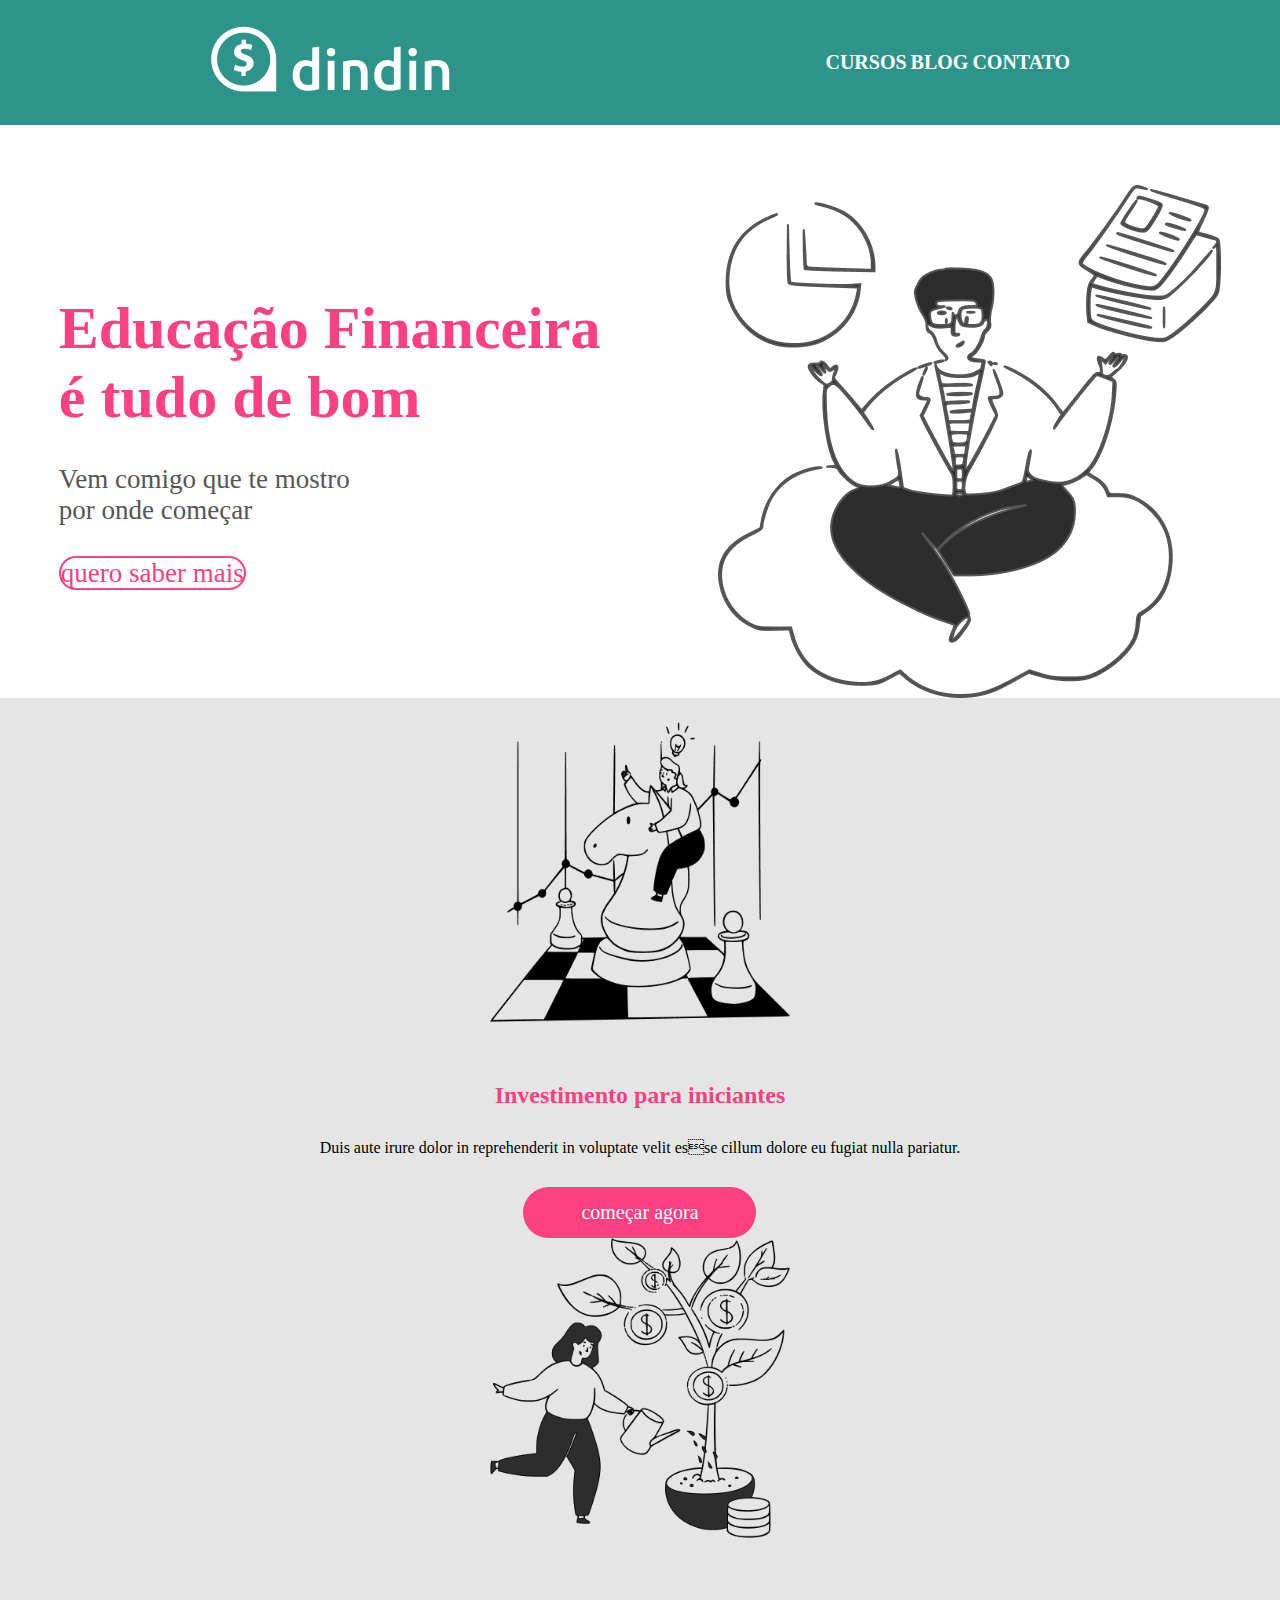
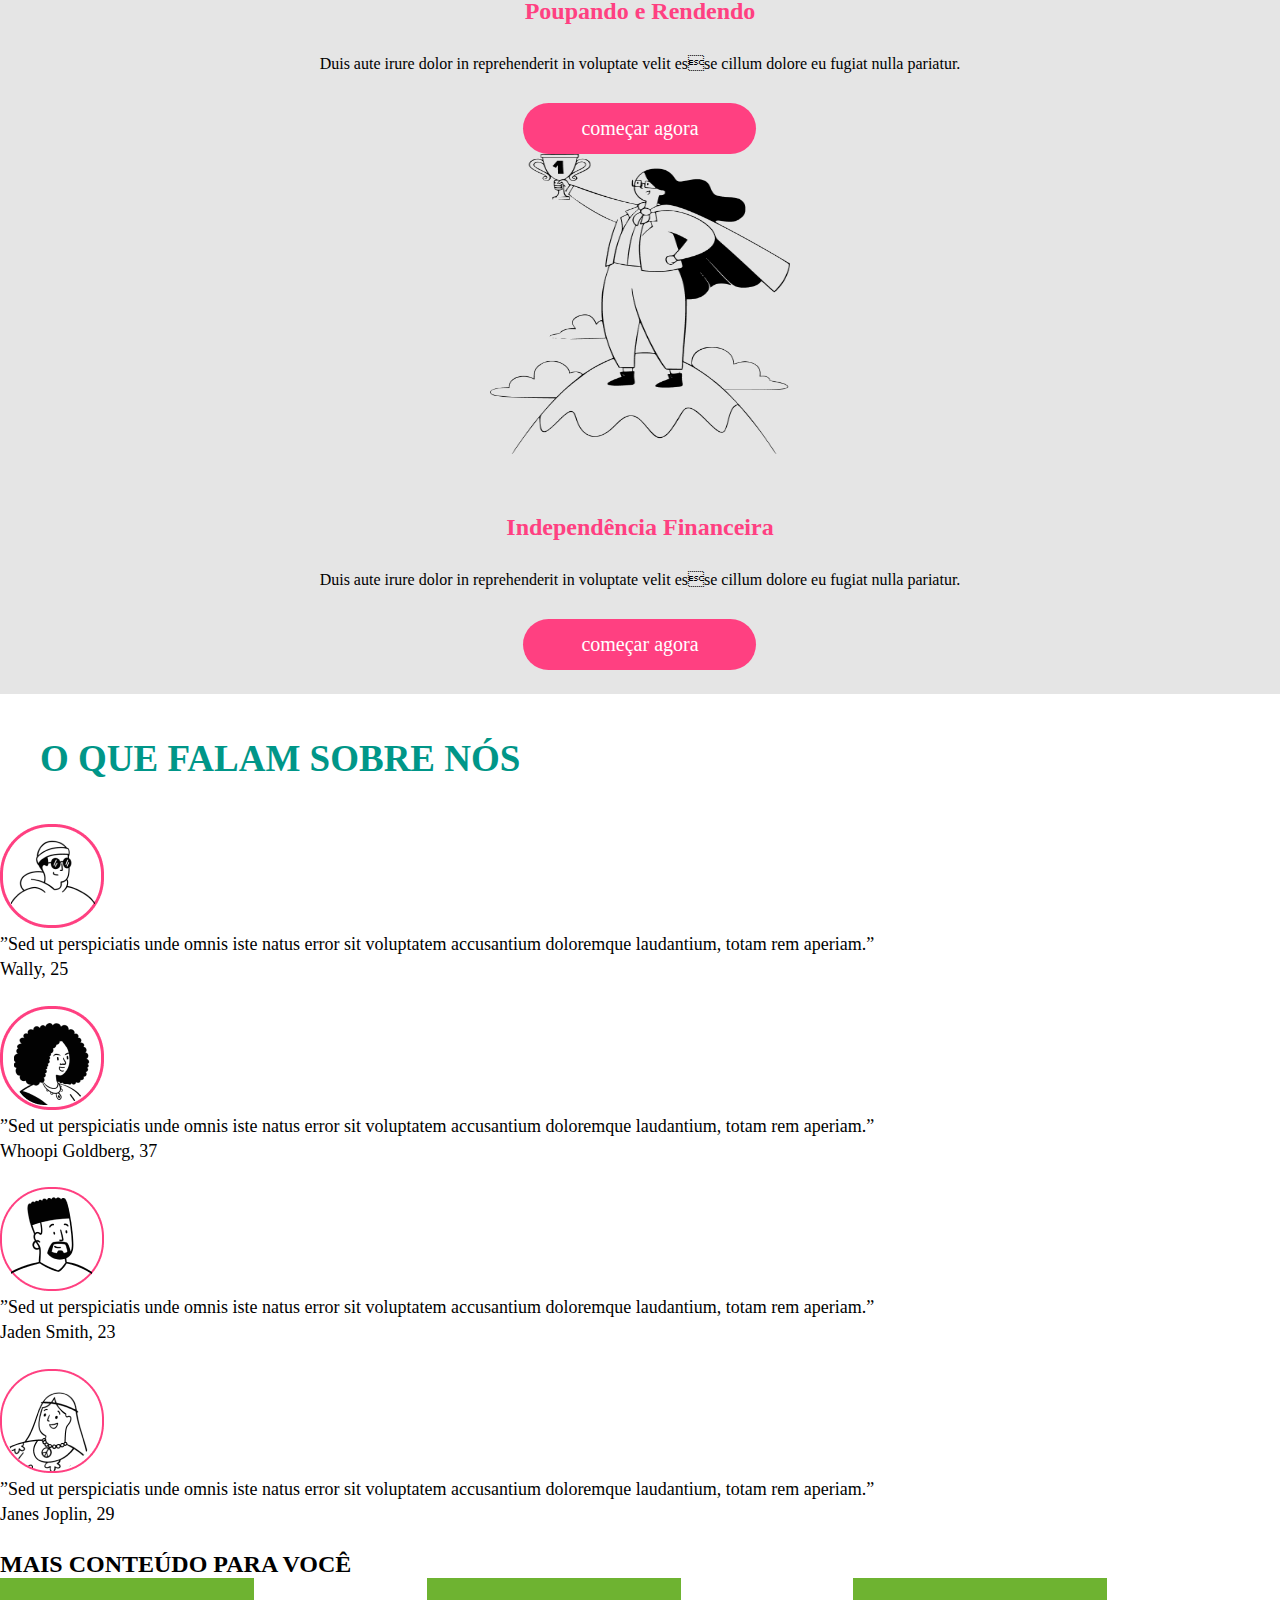
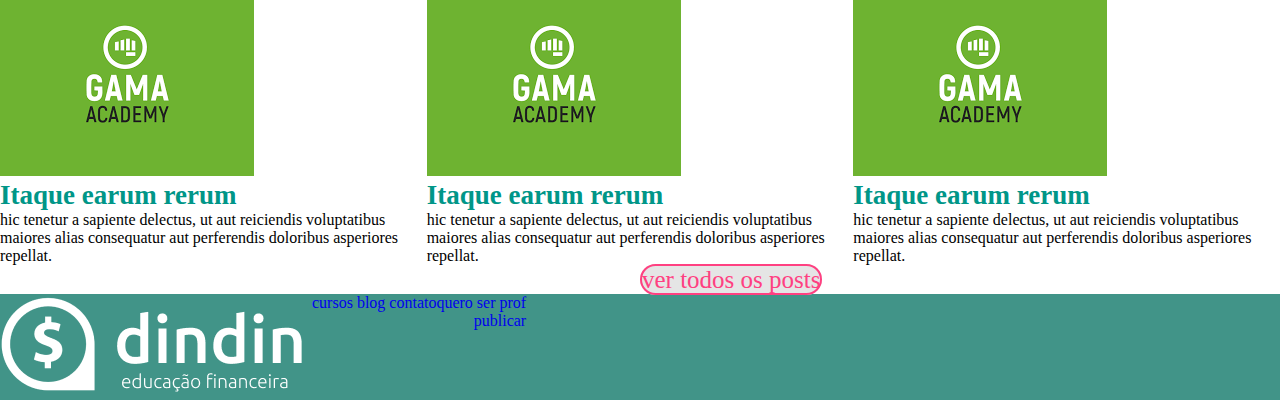
<file: index.html>
<!DOCTYPE html>
<html lang="pt-br">

<head>
    <meta charset="UTF-8">
    <meta http-equiv="X-UA-Compatible" content="IE=edge">
    <meta name="viewport" content="width=device-width, initial-scale=1.0">
    <meta name="description" content="aprenda como empreender de forma facil">
    <link rel="stylesheet" href="./index.css" />
    <title>EMPREENDER CURSOS</title>

</head>

<body>


    <header>
        <div class="cabeçalho">

            <img clas="cabeçalho-imagem" src="./dindin-imagens/logo-header.png" alt="">

            <nav class="cabeçalho-nav">
                <a href="http://127.0.0.1:5500/curso1.html" class="texto-nav">CURSOS</a>
                <a href="http://127.0.0.1:5500/blog.html" class="texto-nav">BLOG</a>
                <a href="http://127.0.0.1:5500/contato.html" class="texto-nav">CONTATO</a>
            </nav>
        </div>
    </header>

    <main>
        <section class="conteudo-principal">
            <div class="conteudo-principal-escrito">
                <h1 class="conteudo-principal-escrito-titulo">Educação Financeira <br>é tudo de bom</br></h1>
                <h2 class="conteudo-principal-escrito-subtitulo">Vem comigo que te mostro <br>por onde começar</br></h2>

                <nav>
                    <a href="http://127.0.0.1:5500/curso1.html" class="conteudo-principal-button">quero saber mais</a>
                </nav>

            </div>
            <img class="conteudo-principal-imagem" src="./dindin-imagens/ilustra-banner.png" alt="">
        </section>

        <section class="section-2">
            <div class="div-section2">
                <div class="section2-flex">

                    <div class="div-dindin-img">
                        <img class="img-dindin" src="./dindin-imagens/ilustra-poupando.png" alt="">

                        <h2 class="text-img-dindin">Investimento para iniciantes</h2>
                        <p class="texto-section2">Duis aute irure dolor in reprehenderit in voluptate velit esse cillum
                            dolore
                            eu fugiat nulla pariatur.
                        </p>
                        <nav>
                            <a href="http://127.0.0.1:5500/curso1.html"  class="button-conferir" href="#">começar
                                agora
                            </a>
                        </nav>
                    </div>

                    <div class="div-dindin-img">
                        <img class="img-dindin" src="./dindin-imagens/ilustra-investimento.png" alt="">
                        <h2 class="text-img-dindin">Poupando e Rendendo</h2>
                        <p class="texto-section2">Duis aute irure dolor in reprehenderit in voluptate velit esse cillum
                            dolore
                            eu fugiat nulla pariatur.
                        </p>
                        <nav>
                            <a href="http://127.0.0.1:5500/curso1.html"  class="button-conferir" href="#">começar
                                agora
                            </a>
                        </nav>
                    </div>

                    <div class="div-dindin-img">
                        <img class="img-dindin" src="./dindin-imagens/ilustra-independencia.png" alt="">
                        <h2 class="text-img-dindin">Independência Financeira</h2>
                        <p class="texto-section2">Duis aute irure dolor in reprehenderit in voluptate velit esse cillum
                            dolore
                            eu fugiat nulla pariatur.
                        </p>
                        <nav>
                            <a href="http://127.0.0.1:5500/curso1.html"  class="button-conferir" href="#">começar
                                agora
                            </a>
                        </nav>
                    </div>
                </div>
            </div>
        </section>


        <section class="todas-dindin-section">

            <h1 class="texto-section3">O QUE FALAM SOBRE NÓS</h1>

            <div class="todas-dindin-flex">

                <div class="div-dindin">


                    <img class="img-section3" src="./dindin-imagens/icon-wally.png" alt="">


                    <p class="texto2-section3">”Sed ut perspiciatis unde omnis iste natus error sit voluptatem
                        accusantium
                        doloremque laudantium, totam rem aperiam.”
                        <br>Wally, 25</br>
                    </p>
                </div>

                <div class="div-dindin">
                    <img class="img-section3" src="./dindin-imagens/icon-whoopi.png" alt="">

                    <p class="texto2-section3">”Sed ut perspiciatis unde omnis iste natus error sit voluptatem
                        accusantium
                        doloremque laudantium, totam rem aperiam.”
                        <br>Whoopi Goldberg, 37</br>
                    </p>
                </div>

                <div class="div-dindin">
                    <img class="img-section3" src="./dindin-imagens/icon-jaden.png" alt="">
                    <p class="texto2-section3">”Sed ut perspiciatis unde omnis iste natus error sit voluptatem
                        accusantium
                        doloremque laudantium, totam rem aperiam.”
                        <br>Jaden Smith, 23</br>
                    </p>
                </div>


                <div class="div-dindin">
                    <img class="img-section3" src="./dindin-imagens/icon-jane.png" alt="">
                    <p class="texto2-section3">”Sed ut perspiciatis unde omnis iste natus error sit voluptatem
                        accusantium
                        doloremque laudantium, totam rem aperiam.”
                        <br>Janes Joplin, 29</br>
                    </p>
                </div>



            </div>

        </section>





        <section class="section4">

            <h2>MAIS CONTEÚDO PARA VOCÊ</h2>

            <div class="section4-flex">


                <div>
                    <img src="./dindin-imagens/gamaAcademy.png" alt="">
                    <p class="texto2-section4">Itaque earum rerum</p>
                    <p class="texto3-section4">hic tenetur a sapiente delectus, ut aut reiciendis voluptatibus
                        maiores alias consequatur aut
                        perferendis doloribus asperiores repellat.</p>

                </div>

                <div>
                    <img src="./dindin-imagens/gamaAcademy.png" alt="">
                    <p class="texto2-section4">Itaque earum rerum</p>
                    <p class="texto3-section4">hic tenetur a sapiente delectus, ut aut reiciendis voluptatibus
                        maiores alias consequatur aut
                        perferendis doloribus asperiores repellat.</p>
                </div>

                <div>
                    <img src="./dindin-imagens/gamaAcademy.png" alt="">
                    <p class="texto2-section4">Itaque earum rerum</p>
                    <p class="texto3-section4">hic tenetur a sapiente delectus, ut aut reiciendis voluptatibus
                        maiores alias consequatur aut
                        perferendis doloribus asperiores repellat.</p>
                </div>




            </div>



            <div class="div-button-section4">

                <a href="http://127.0.0.1:5500/post.html" class="button-section4">ver todos os posts</a>

            </div>

        </section>

    </main>



    <footer>


        <div class="cabeçalho-fooder">

            <div class="div-imagem-footer">
                <img class="cabeçalho-imagem-footer" src="./dindin-imagens/logo-footer.png" alt="">
            </div>


            <nav class="lista-footer">

                <a href="http://127.0.0.1:5500/curso1.html" class="">cursos</a>
                <a href="http://127.0.0.1:5500/blog.html" class="">blog</a>
                <a href="http://127.0.0.1:5500/contato.html" class="">contato</a>

            </nav>

            <nav class="div-buton-footer">

                <a href="http://127.0.0.1:5500/index2.html" class="button-fooder">quero ser prof</a>
                <a href="http://127.0.0.1:5500/post.html" class="button-fooder">publicar</a>

            </nav>

        </div>

    </footer>
</body>



</html>
</file>
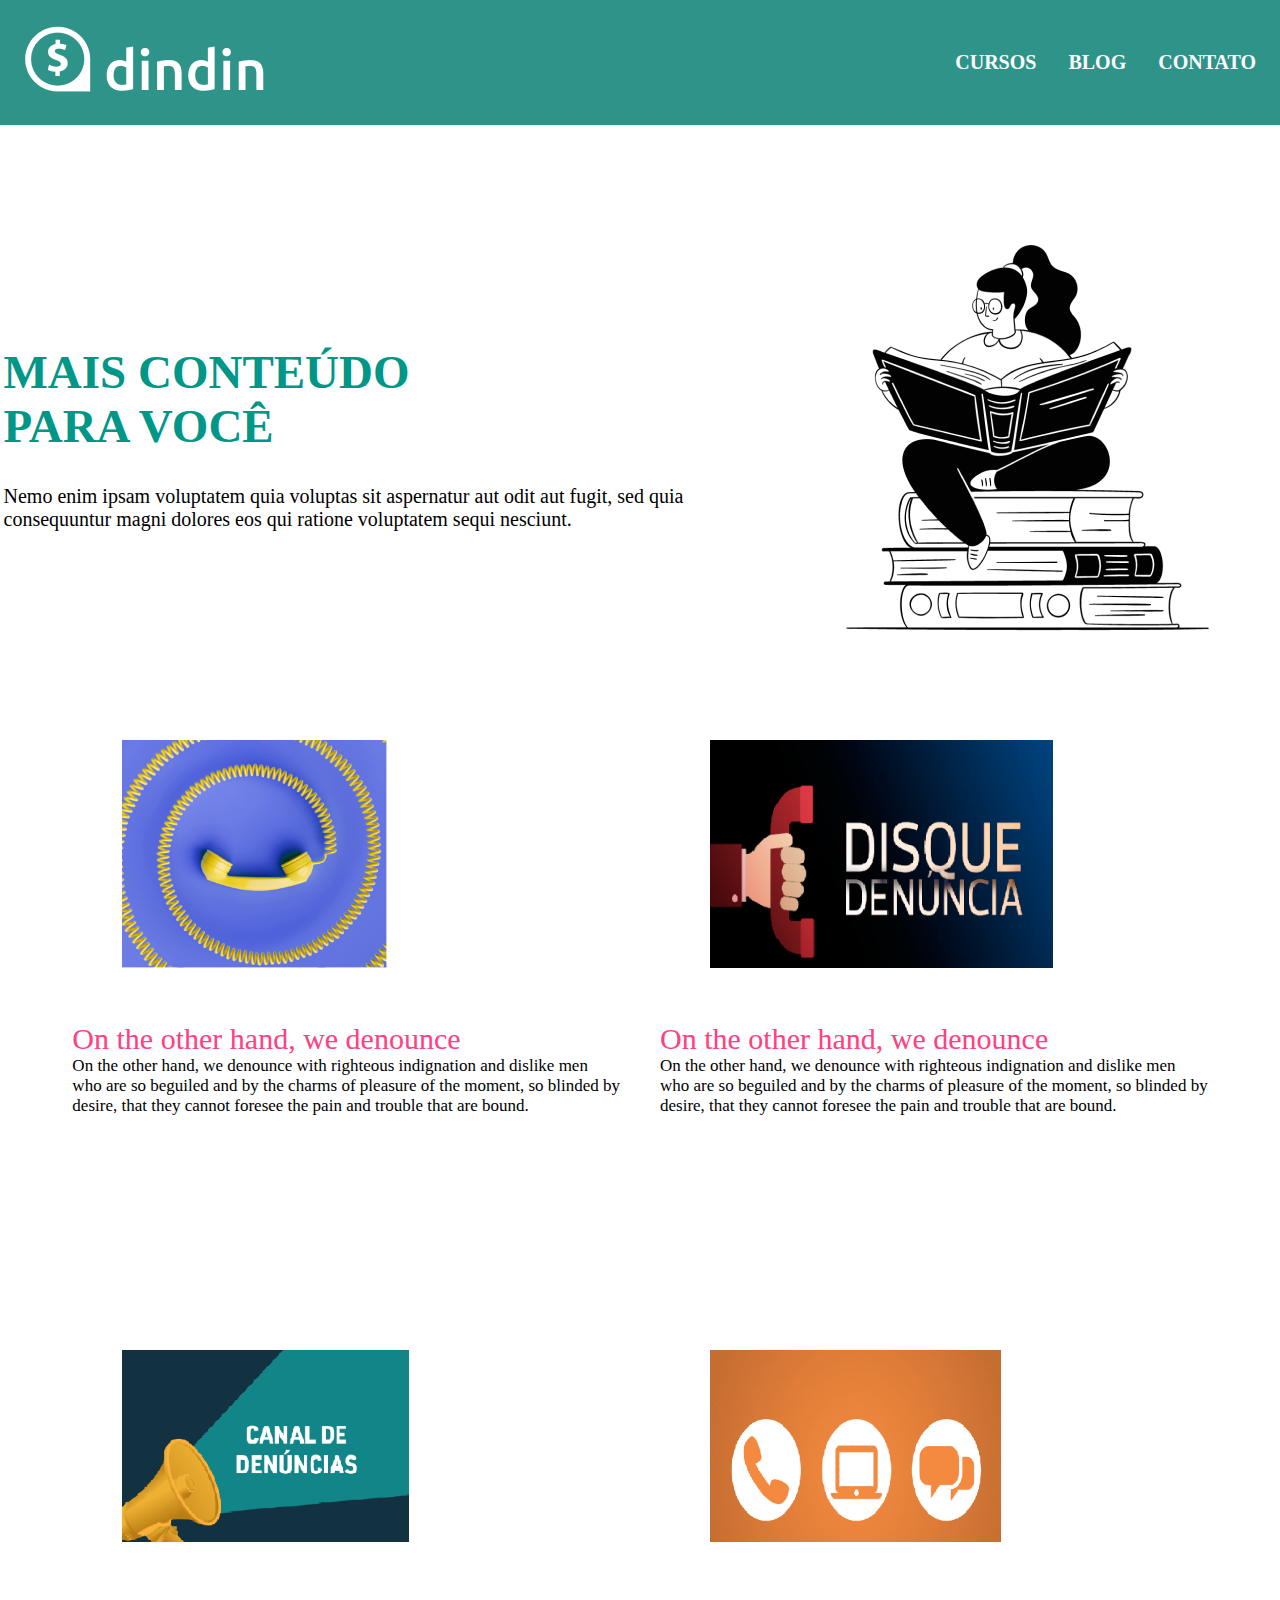
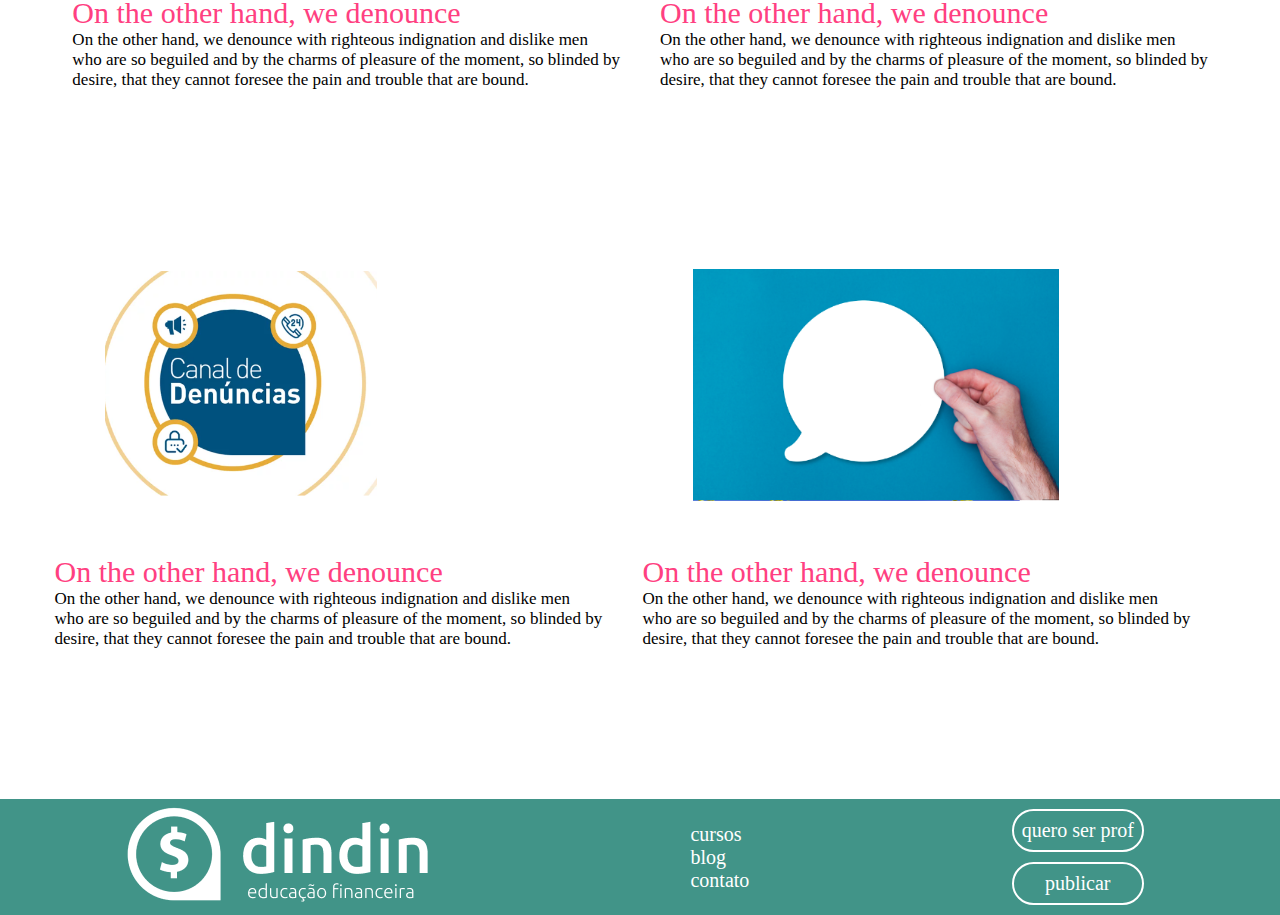
<file: blog.html>
<!DOCTYPE html>
<html lang="pt-br">

<head>
    <meta charset="UTF-8" />
    <meta http-equiv="X-UA-Compatible" content="IE=edge" />
    <meta name="viewport" content="width=device-width, initial-scale=1.0" />
    <link rel="stylesheet" href="blog.css" />
    <title>blog</title>
</head>

<body>

    <header>
        <div class="cabeçalho">

            <img clas="cabeçalho-imagem" src="./dindin-imagens/logo-header.png" alt="">

            <nav class="cabeçalho-nav">
                <a href="http://127.0.0.1:5500/curso1.html" class="texto-nav">CURSOS</a>
                <a href="http://127.0.0.1:5500/blog.html" class="texto-nav">BLOG</a>
                <a href="http://127.0.0.1:5500/contato.html" class="texto-nav">CONTATO</a>
            </nav>
        </div>
    </header>
    <main>

        <section class="section">
            <div class="section-flex">
                <h1 class="section-titulo">MAIS CONTEÚDO <br>PARA VOCÊ</br></h1>
                <h2 class="section-subtitulo">Nemo enim ipsam voluptatem quia voluptas sit aspernatur aut odit aut
                    fugit, sed quia consequuntur magni dolores eos qui ratione voluptatem sequi nesciunt.

                </h2>
            </div>
            <img class="conteudo-principal-imagem" src="dindin-imagens/ilustra-blog.png" alt="">
        </section>

        <section class="section2">

            <div class="section2-flex">

                <div class="section2.div">
                  
                    <img src="dindin-imagens/denuncia1.png" alt="">
            
                    <div class="sectio2-texto-div">
                        <p class="sectio2-texto">On the other hand, we denounce</p>
                                <p class="sectio2-texto1">On the other hand, we denounce with righteous indignation and dislike men
                                <p class="sectio2-texto1">who are so beguiled and by the charms of pleasure of the moment, so blinded by </p>
                                <p class="sectio2-texto1">desire, that they cannot
                                    foresee the pain and trouble that are bound.</p>
                    </div>
                </div>



                <div class="section2-flex">

                    <div class="section2.div">
                     
                        <img src="dindin-imagens/denuncia2.png" alt="">
                    
                        <div class="sectio2-texto-div">
                            <p class="sectio2-texto">On the other hand, we denounce</p>
                            <p class="sectio2-texto1">On the other hand, we denounce with righteous indignation and dislike men
                            <p class="sectio2-texto1">who are so beguiled and by the charms of pleasure of the moment, so blinded by </p>
                            <p class="sectio2-texto1">desire, that they cannot
                                foresee the pain and trouble that are bound.</p>
                        </div>
                    </div>


                </div>
                <div class="section2-flex">

                    <div class="section2.div">
                        <img src="dindin-imagens/denuncia4.png" alt="">
                        <div class="sectio2-texto-div">
                            <p class="sectio2-texto">On the other hand, we denounce</p>
                                <p class="sectio2-texto1">On the other hand, we denounce with righteous indignation and dislike men
                                <p class="sectio2-texto1">who are so beguiled and by the charms of pleasure of the moment, so blinded by </p>
                                <p class="sectio2-texto1">desire, that they cannot
                                    foresee the pain and trouble that are bound.</p>
                        </div>
                    </div>
                    <div class="section2-flex">

                        <div class="section2.div">
                            <img src="dindin-imagens/denuncia5.png" alt="">
                            <div class="sectio2-texto-div">
                                <p class="sectio2-texto">On the other hand, we denounce</p>
                                <p class="sectio2-texto1">On the other hand, we denounce with righteous indignation and dislike men
                                <p class="sectio2-texto1">who are so beguiled and by the charms of pleasure of the moment, so blinded by </p>
                                <p class="sectio2-texto1">desire, that they cannot
                                    foresee the pain and trouble that are bound.</p>
                            </div>
                        </div>
    
    
                    </div>
                    <div class="section2-flex">

                        <div class="section2.div">
                            <img src="dindin-imagens/denuncia6.png" alt="">
                            <div class="sectio2-texto-div">
                                <p class="sectio2-texto">On the other hand, we denounce</p>
                                <p class="sectio2-texto1">On the other hand, we denounce with righteous indignation and dislike men
                                <p class="sectio2-texto1">who are so beguiled and by the charms of pleasure of the moment, so blinded by </p>
                                <p class="sectio2-texto1">desire, that they cannot
                                    foresee the pain and trouble that are bound.</p>
                            </div>
                        </div>
    
                        <div class="section2.div">
                            <img src="dindin-imagens/denuncia7.png" alt="">
                            <div class="sectio2-texto-div">
                                <p class="sectio2-texto">On the other hand, we denounce</p>
                                <p class="sectio2-texto1">On the other hand, we denounce with righteous indignation and dislike men
                                <p class="sectio2-texto1">who are so beguiled and by the charms of pleasure of the moment, so blinded by </p>
                                <p class="sectio2-texto1">desire, that they cannot
                                    foresee the pain and trouble that are bound.</p>
                            </div>
                        </div>
    
                    </div>
                  


                </div>


        </section>


        <footer>


            <div class="cabeçalho-fooder">
    
                <div class="div-imagem-footer">
                    <img class="cabeçalho-imagem-footer" src="./dindin-imagens/logo-footer.png" alt="">
                </div>
    
    
                <nav class="lista-footer">
    
                    <a href="http://127.0.0.1:5500/curso1.html" class="">cursos</a>
                    <a href="http://127.0.0.1:5500/blog.html" class="">blog</a>
                    <a href="http://127.0.0.1:5500/contato.html" class="">contato</a>
    
                </nav>
    
                <nav class="div-buton-footer">
                   
                    <a href="http://127.0.0.1:5500/index2.html" class="button-fooder">quero ser prof</a>
                    <a href="http://127.0.0.1:5500/post.html" class="button-fooder">publicar</a>
    
                    </nav>
    
            </div>
    
        </footer>


</body>

</html>
</file>
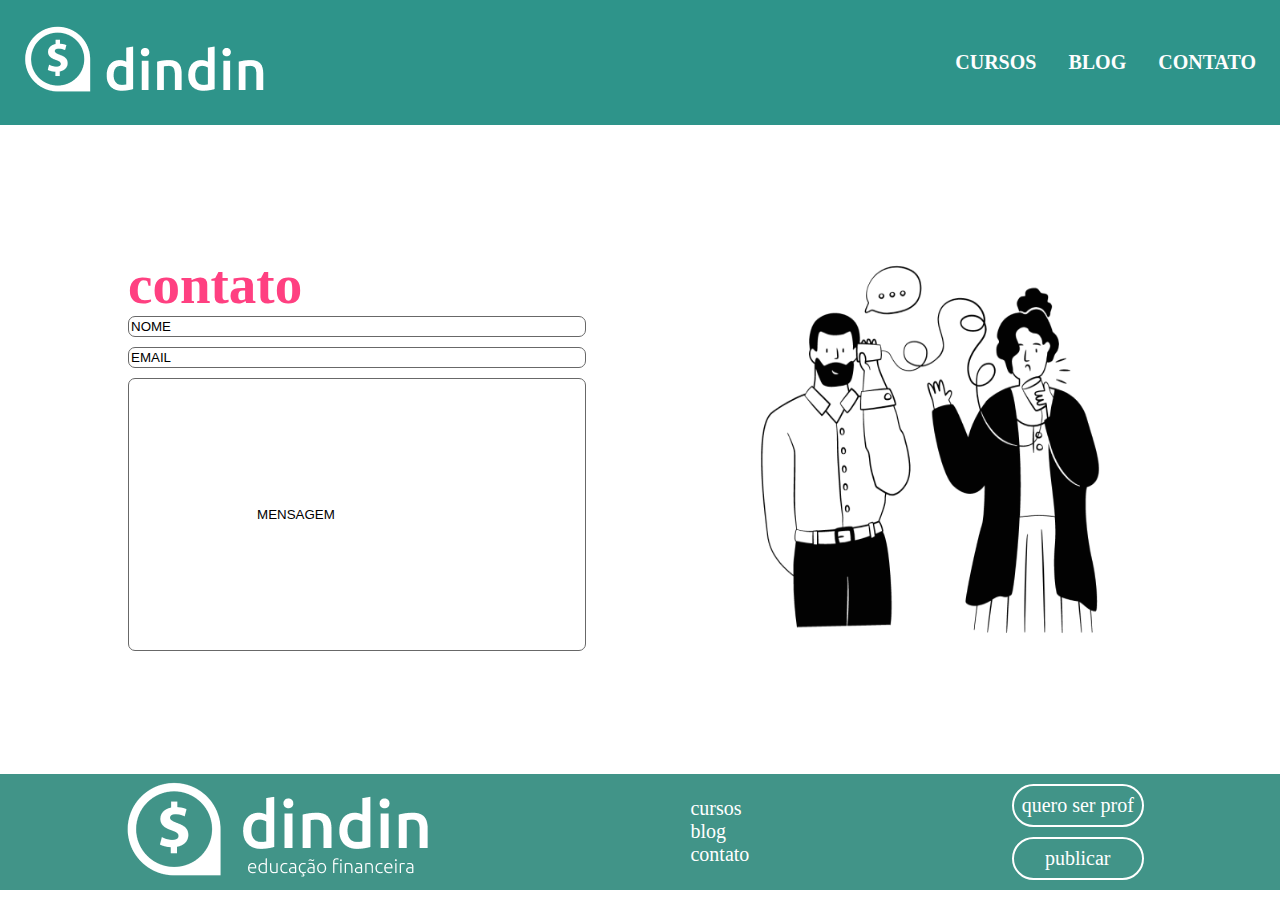
<file: contato.html>
<!DOCTYPE html>
<html lang="pt-br">

<head>
    <meta charset="UTF-8" />
    <meta http-equiv="X-UA-Compatible" content="IE=edge" />
    <meta name="viewport" content="width=device-width, initial-scale=1.0" />
    <link rel="stylesheet" href="contato.css" />
    <title>contato</title>
</head>

<body>

    <header>
        <div class="cabeçalho">

            <img clas="cabeçalho-imagem" src="./dindin-imagens/logo-header.png" alt="">

            <nav class="cabeçalho-nav">
                <a href="http://127.0.0.1:5500/curso1.html" class="texto-nav">CURSOS</a>
                <a href="http://127.0.0.1:5500/blog.html" class="texto-nav">BLOG</a>
                <a href="http://127.0.0.1:5500/contato.html" class="texto-nav">CONTATO</a>
            </nav>
        </div>
    </header>

    <section>

        <div class="section-flex">

            <div>
                <div>
                    <h2>contato</h2>

                    <div class="section-flex-buton">


                        <div>
                            <input class="section-flex-buton1" type="text" value="NOME"><br>
                        </div>
                        <div>
                            <input class="section-flex-buton2" type="text" value="EMAIL"><br>
                        </div>
                        <div>
                            <input class="section-flex-buton3" type="text" value="MENSAGEM"><br>
                        </div>

                    </div>

                </div>

            </div>


            <div class="imagem">
                <img src="dindin-imagens/ilustra-contato.png" alt="">
            </div>


        </div>
    </section>

    <footer>


        <div class="cabeçalho-fooder">

            <div class="div-imagem-footer">
                <img class="cabeçalho-imagem-footer" src="./dindin-imagens/logo-footer.png" alt="">
            </div>


            <nav class="lista-footer">

                <a href="http://127.0.0.1:5500/curso1.html" class="">cursos</a>
                <a href="http://127.0.0.1:5500/blog.html" class="">blog</a>
                <a href="http://127.0.0.1:5500/contato.html" class="">contato</a>

            </nav>

            <nav class="div-buton-footer">
               
                <a href="http://127.0.0.1:5500/index2.html" class="button-fooder">quero ser prof</a>
                <a href="http://127.0.0.1:5500/post.html" class="button-fooder">publicar</a>

                </nav>

        </div>

    </footer>

</body>

</html>
</file>
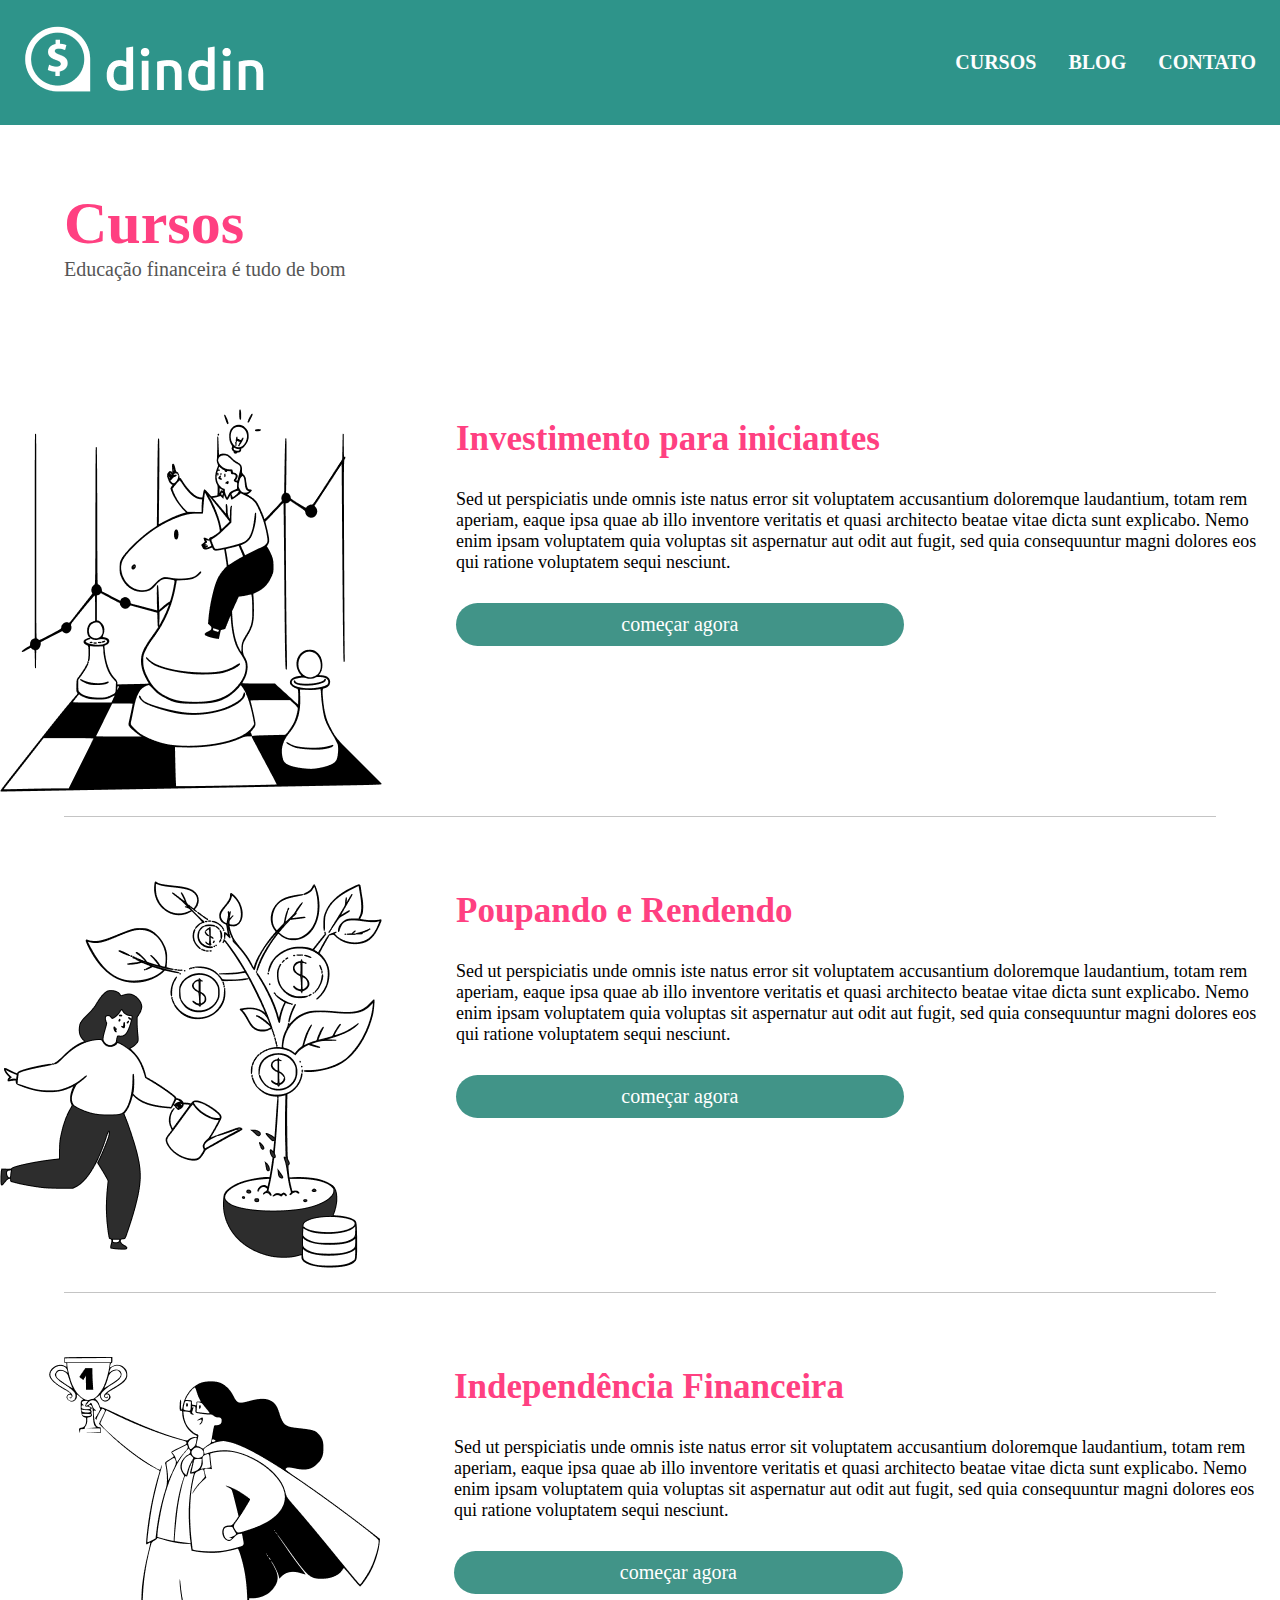
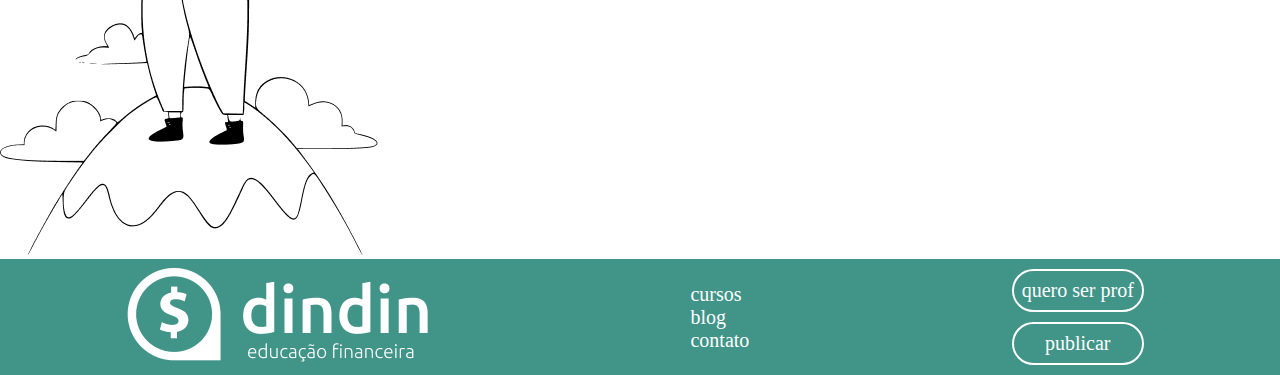
<file: curso1.html>
<!DOCTYPE html>
<html lang="pt-br">

<head>
    <meta charset="UTF-8">
    <meta http-equiv="X-UA-Compatible" content="IE=edge">
    <meta name="viewport" content="width=device-width, initial-scale=1.0">
    <meta name="description" content="aprenda como empreender de forma facil">
    <link rel="stylesheet" href="curso1.css" />
    <title>curso</title>

</head>

<body>


    <header>
        <div class="cabeçalho">

            <img clas="cabeçalho-imagem" src="./dindin-imagens/logo-header.png" alt="">

            <nav class="cabeçalho-nav">
                <a href="http://127.0.0.1:5500/index2.html" class="texto-nav">CURSOS</a>
                <a href="http://127.0.0.1:5500/blog.html" class="texto-nav">BLOG</a>
                <a href="http://127.0.0.1:5500/contato.html" class="texto-nav">CONTATO</a>
            </nav>
        </div>
    </header>

    <main>

        <section class="conteudo-principal1">

        <section class="conteudo-principal">
            <div class="conteudo-principal-escrito">
                <h1 class="conteudo-principal-escrito-titulo">cursos</h1>
                <h2 class="conteudo-principal-escrito-subtitulo">Educação financeira é tudo de bom</h2>

            </div>

        </section>

        <section class="conteudo2">

            <div class="conteudo-imagem">
                <img src="dindin-imagens/ilustra-poupando.png" alt="">
            </div>

            <div class="conteudo2-texto">
                <h1 class="texto1-conteudo2">Investimento para iniciantes</h1>
                <h2 class="texto2-conteudo2">Sed ut perspiciatis unde omnis iste natus error sit voluptatem
                    accusantium doloremque laudantium, totam rem aperiam, eaque ipsa quae ab illo inventore
                    veritatis et quasi architecto beatae vitae dicta sunt explicabo. Nemo enim ipsam voluptatem quia
                    voluptas sit aspernatur aut odit aut fugit, sed quia consequuntur magni dolores eos qui ratione
                    voluptatem sequi nesciunt.
                </h2>
             
                <div class="div-buton">
                   
                    <a href="http://127.0.0.1:5500/index2.html" class="button-conteudo2">começar agora</a>
                </div>
            </div>

        </section>

        <div class="line-divider"></div>

        <section class="conteudo2">

            <div class="conteudo-imagem">
                <img src="dindin-imagens/ilustra-investimento.png" alt="">
            </div>

            <div class="conteudo2-texto">
                <h1 class="texto1-conteudo2">Poupando e Rendendo</h1>
                <h2 class="texto2-conteudo2">Sed ut perspiciatis unde omnis iste natus error sit voluptatem accusantium
                    doloremque laudantium, totam rem aperiam, eaque ipsa quae ab illo inventore veritatis et quasi
                    architecto beatae vitae dicta sunt explicabo. Nemo enim ipsam voluptatem quia voluptas sit
                    aspernatur aut odit aut fugit, sed quia consequuntur magni dolores eos qui ratione voluptatem sequi
                    nesciunt.
                </h2>
                <div class="div-buton">
                    <a href="http://127.0.0.1:5500/index2.html" class="button-conteudo2">começar agora</a>
                </div>
            </div>

        </section>

        <div class="line-divider"></div>

        <section class="conteudo2">

            <div class="conteudo-imagem">
                <img src="dindin-imagens/ilustra-independencia.png" alt="">
            </div>

            <div class="conteudo2-texto">
                <h1 class="texto1-conteudo2">Independência Financeira</h1>
                <h2 class="texto2-conteudo2">Sed ut perspiciatis unde omnis iste natus error sit voluptatem accusantium
                    doloremque laudantium, totam rem aperiam, eaque ipsa quae ab illo inventore veritatis et quasi
                    architecto beatae vitae dicta sunt explicabo. Nemo enim ipsam voluptatem quia voluptas sit
                    aspernatur aut odit aut fugit, sed quia consequuntur magni dolores eos qui ratione voluptatem sequi
                    nesciunt.
                </h2>
                <div class="div-buton">
                    <a href="http://127.0.0.1:5500/index2.html" class="button-conteudo2">começar agora</a>
                </div>
            </div>

        </section>
        </section>
    </main>

   
    <footer>


        <div class="cabeçalho-fooder">

            <div class="div-imagem-footer">
                <img class="cabeçalho-imagem-footer" src="./dindin-imagens/logo-footer.png" alt="">
            </div>


            <nav class="lista-footer">

                <a href="http://127.0.0.1:5500/curso1.html" class="">cursos</a>
                <a href="http://127.0.0.1:5500/blog.html" class="">blog</a>
                <a href="http://127.0.0.1:5500/contato.html" class="">contato</a>

            </nav>

            <nav class="div-buton-footer">
               
                <a href="http://127.0.0.1:5500/index2.html" class="button-fooder">quero ser prof</a>
                <a href="http://127.0.0.1:5500/post.html" class="button-fooder">publicar</a>
                </nav>

        </div>

    </footer>
</body>



</html>
</file>
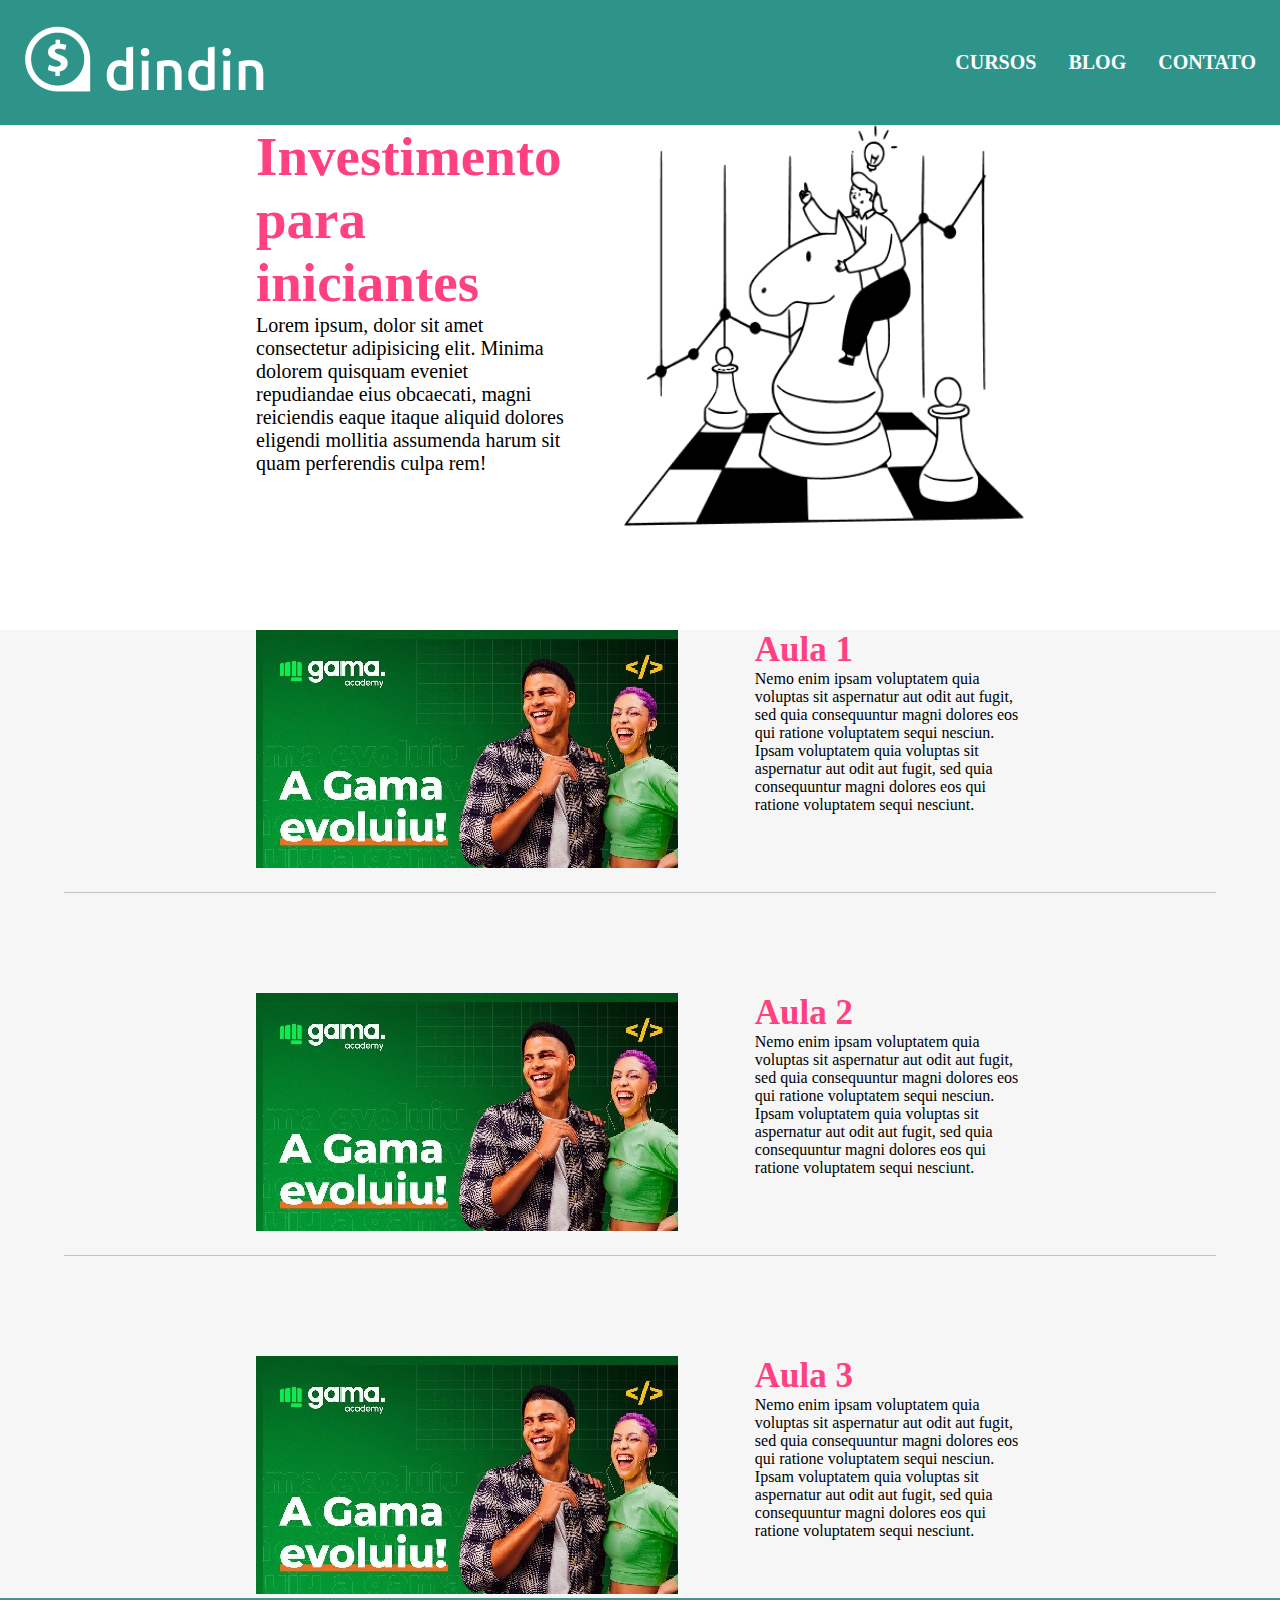
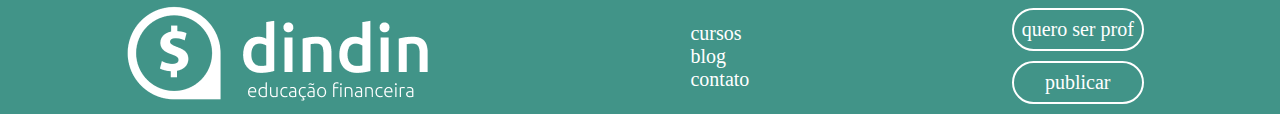
<file: index2.html>
<!DOCTYPE html>
<html lang="pt-br">
  <head>
    <meta charset="UTF-8" />
    <meta http-equiv="X-UA-Compatible" content="IE=edge" />
    <meta name="viewport" content="width=device-width, initial-scale=1.0" />
    <link rel="stylesheet" href="style2.css" />
    <title>aula</title>
  </head>
  <body>
    
    <header>
      <div class="cabeçalho">

          <img clas="cabeçalho-imagem" src="./dindin-imagens/logo-header.png" alt="">

          <nav class="cabeçalho-nav">
            <a href="http://127.0.0.1:5500/curso1.html" class="texto-nav">CURSOS</a>
            <a href="http://127.0.0.1:5500/blog.html" class="texto-nav">BLOG</a>
            <a href="http://127.0.0.1:5500/contato.html" class="texto-nav">CONTATO</a>
          </nav>
      </div>
  </header>
    <main>
      <section>

        <div class="section-flex">

          <div>
            <h2>Investimento para iniciantes</h2>
            <p>
              Lorem ipsum, dolor sit amet consectetur adipisicing elit. Minima
              dolorem quisquam eveniet repudiandae eius obcaecati, magni
              reiciendis eaque itaque aliquid dolores eligendi mollitia
              assumenda harum sit quam perferendis culpa rem!
            </p>
          </div>

          <div class="imagem">
            <img src="dindin-imagens/ilustra-poupando.png" alt="">
          </div>


        </div>
      </section>


      <section class="section-videos">

        <div class="section-videos-flex">

            <div>  
                <a href="https://www.youtube.com/watch?v=S6COWI4UFog">
                <img class="img-videos" src="dindin-imagens/gama2.jpg" alt=""></a>
            </div>

            <div>
                <p class="sectio-video-texto">Aula 1</p>
                <p>Nemo enim ipsam voluptatem quia voluptas sit aspernatur aut odit aut fugit, sed quia consequuntur magni dolores eos qui ratione voluptatem sequi nesciun.</p>
                <p>Ipsam voluptatem quia voluptas sit aspernatur aut odit aut fugit, sed quia consequuntur magni dolores eos qui ratione voluptatem sequi nesciunt.</p>
            </div>

        </div>

        <div class="line-divider"></div>

        <div class="section-videos-flex">

            <div>
              <a href="https://www.youtube.com/watch?v=S6COWI4UFog">
                <img class="img-videos" src="dindin-imagens/gama2.jpg" alt=""></a>
            </div>

            <div>
                <p class="sectio-video-texto">Aula 2</p>
                <p>Nemo enim ipsam voluptatem quia voluptas sit aspernatur aut odit aut fugit, sed quia consequuntur magni dolores eos qui ratione voluptatem sequi nesciun.</p>
                <p>Ipsam voluptatem quia voluptas sit aspernatur aut odit aut fugit, sed quia consequuntur magni dolores eos qui ratione voluptatem sequi nesciunt.</p>
            </div>

        </div>

        <div class="line-divider"></div>

        <div class="section-videos-flex">

            <div>
              <a href="https://www.youtube.com/watch?v=S6COWI4UFog">
                <img class="img-videos" src="dindin-imagens/gama2.jpg" alt=""></a>
            </div>

            <div>
                <p class="sectio-video-texto">Aula 3</p>
                <p>Nemo enim ipsam voluptatem quia voluptas sit aspernatur aut odit aut fugit, sed quia consequuntur magni dolores eos qui ratione voluptatem sequi nesciun.</p>
                <p>Ipsam voluptatem quia voluptas sit aspernatur aut odit aut fugit, sed quia consequuntur magni dolores eos qui ratione voluptatem sequi nesciunt.</p>
            </div>

        </div>



     

      </section>


    </main>
    
    <footer>


      <div class="cabeçalho-fooder">

          <div class="div-imagem-footer">
              <img class="cabeçalho-imagem-footer" src="./dindin-imagens/logo-footer.png" alt="">
          </div>


          <nav class="lista-footer">

              <a href="http://127.0.0.1:5500/curso1.html" class="">cursos</a>
              <a href="http://127.0.0.1:5500/blog.html" class="">blog</a>
              <a href="http://127.0.0.1:5500/contato.html" class="">contato</a>

          </nav>

          <nav class="div-buton-footer">
             
              <a href="http://127.0.0.1:5500/index2.html" class="button-fooder">quero ser prof</a>
              <a href="http://127.0.0.1:5500/post.html" class="button-fooder">publicar</a>

              </nav>

      </div>

  </footer>
  </body>
</html>
</file>
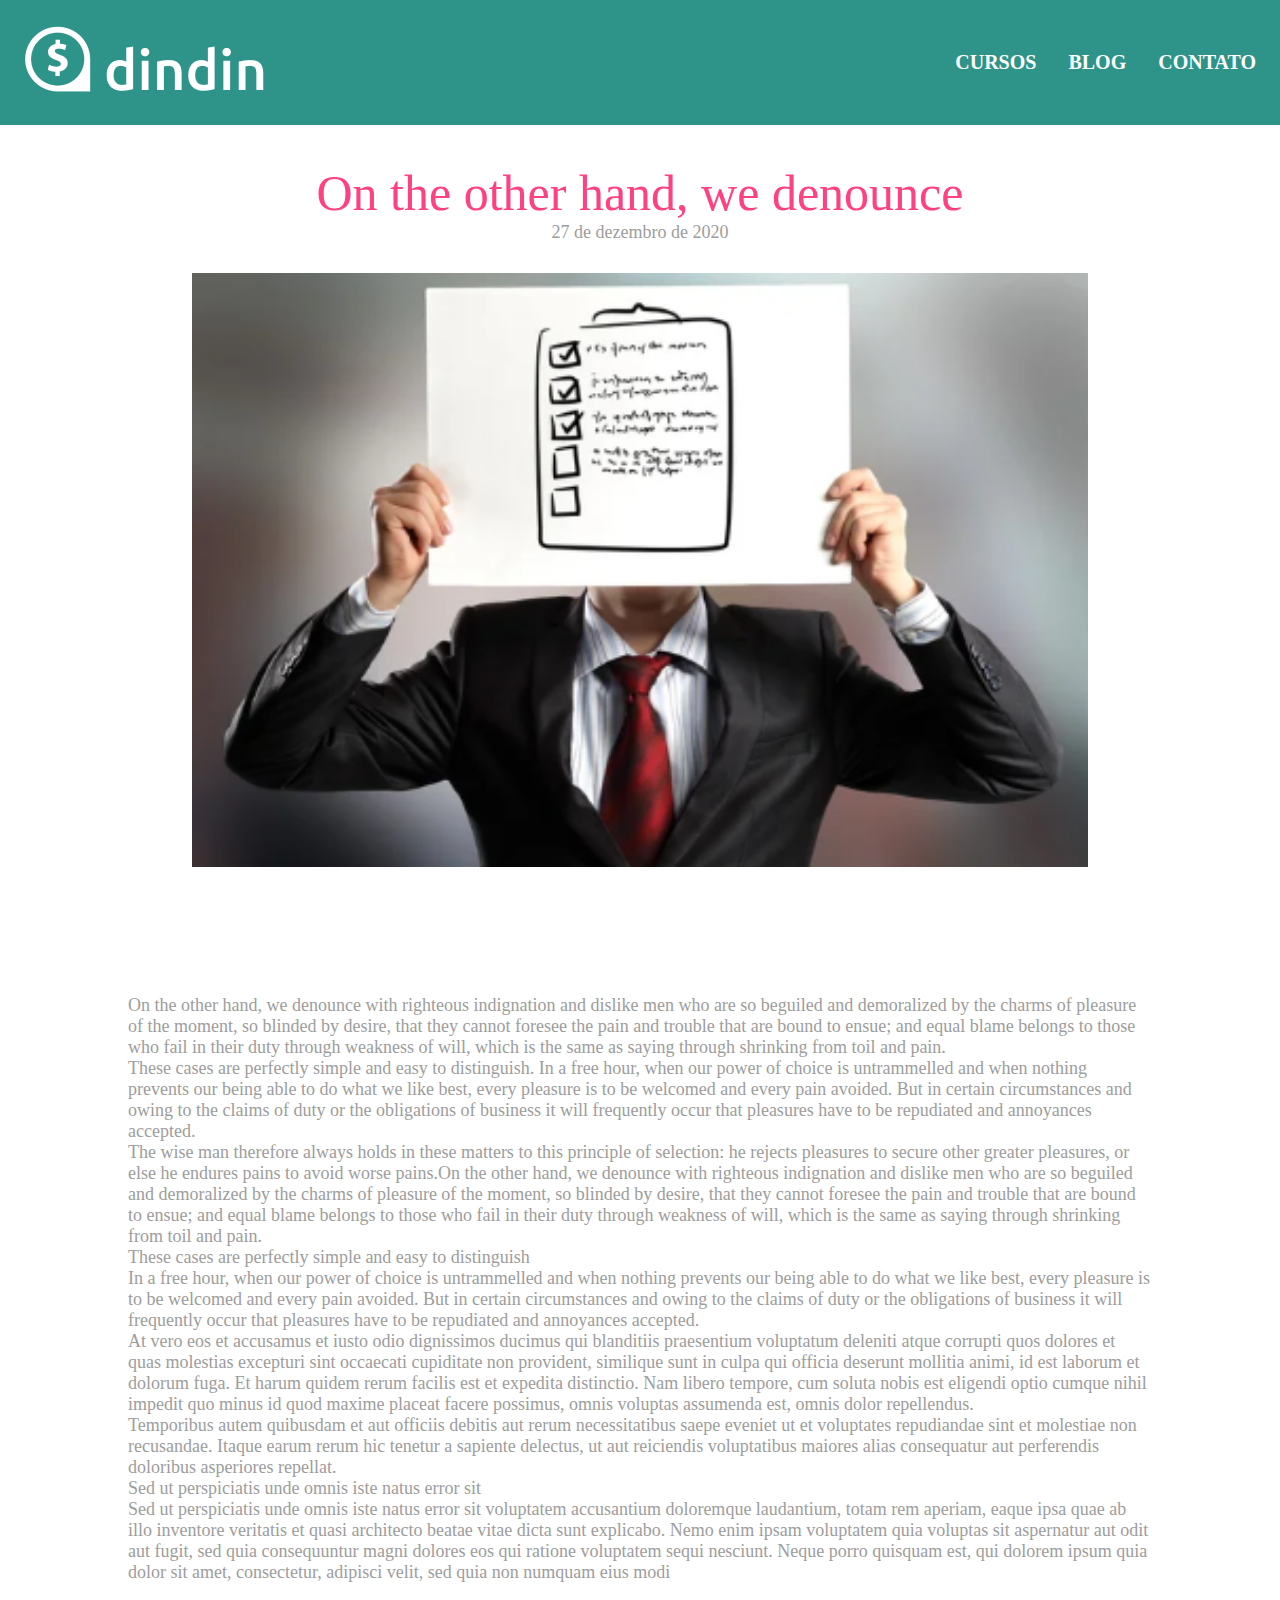
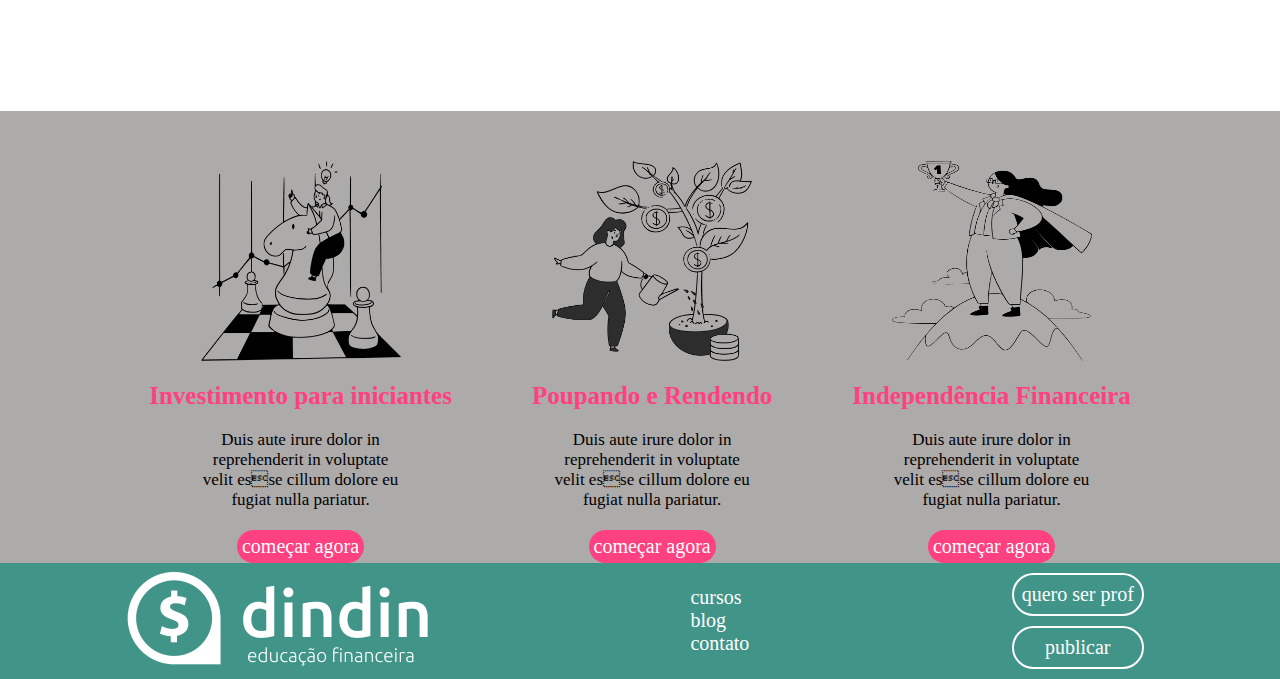
<file: post.html>
<!DOCTYPE html>
<html lang="pt-br">

<head>
    <meta charset="UTF-8" />
    <meta http-equiv="X-UA-Compatible" content="IE=edge" />
    <meta name="viewport" content="width=device-width, initial-scale=1.0" />
    <link rel="stylesheet" href="posts.css" />
    <title>post</title>
</head>

<body>

    <header>
        <div class="cabeçalho">

            <img clas="cabeçalho-imagem" src="./dindin-imagens/logo-header.png" alt="">

            <nav class="cabeçalho-nav">
                <a href="http://127.0.0.1:5500/curso1.html" class="texto-nav">CURSOS</a>
                <a href="http://127.0.0.1:5500/blog.html" class="texto-nav">BLOG</a>
                <a href="http://127.0.0.1:5500/contato.html" class="texto-nav">CONTATO</a>
            </nav>
        </div>
    </header>

    <main>
        <section class="section-post">
            <div class="section-titulo">
                <div class="sectio-titulo-flex">
                    <div class="section-titulo-titulo">
                        
                            <h1>On the other hand, we denounce</h1>
                            <p>27 de dezembro de 2020</p>
                   
                    </div>
                </div>

            </div>

            <div class="section-titulo-imagem">

                <img src="dindin-imagens/homen.png" alt="">

            </div>

            <div class="section-post-subtitulo">

                <p>On the other hand, we denounce with righteous indignation and dislike men who are so beguiled and
                    demoralized by the charms of pleasure of the moment, so blinded by desire, that they cannot foresee
                    the pain and trouble that are bound to ensue; and equal blame belongs to those who fail in their
                    duty through weakness of will, which is the same as saying through shrinking from toil and pain.
                </p>
                <p>These cases are perfectly simple and easy to distinguish. In a free hour, when our power of choice is
                    untrammelled and when nothing prevents our being able to do what we like best, every pleasure is to
                    be welcomed and every pain avoided. But in certain circumstances and owing to the claims of duty or
                    the obligations of business it will frequently occur that pleasures have to be repudiated and
                    annoyances accepted.

                </p>
                <p>The wise man therefore always holds in these matters to this principle of selection: he rejects
                    pleasures to secure other greater pleasures, or else he endures pains to avoid worse pains.On the
                    other hand, we denounce with righteous indignation and dislike men who are so beguiled and
                    demoralized by the charms of pleasure of the moment, so blinded by desire, that they cannot foresee
                    the pain and trouble that are bound to ensue; and equal blame belongs to those who fail in their
                    duty through weakness of will, which is the same as saying through shrinking from toil and pain.

                </p>

                <p class="section-post-subtitulo1">These cases are perfectly simple and easy to distinguish

                </p>

                <p>In a free hour, when our power of choice is untrammelled and when nothing prevents our being able to
                    do what we like best, every pleasure is to be welcomed and every pain avoided. But in certain
                    circumstances and owing to the claims of duty or the obligations of business it will frequently
                    occur that pleasures have to be repudiated and annoyances accepted.

                </p>

                <p>At vero eos et accusamus et iusto odio dignissimos ducimus qui blanditiis praesentium voluptatum
                    deleniti atque corrupti quos dolores et quas molestias excepturi sint occaecati cupiditate non
                    provident, similique sunt in culpa qui officia deserunt mollitia animi, id est laborum et dolorum
                    fuga. Et harum quidem rerum facilis est et expedita distinctio. Nam libero tempore, cum soluta nobis
                    est eligendi optio cumque nihil impedit quo minus id quod maxime placeat facere possimus, omnis
                    voluptas assumenda est, omnis dolor repellendus.

                </p>

                <p>Temporibus autem quibusdam et aut officiis debitis aut rerum necessitatibus saepe eveniet ut et
                    voluptates repudiandae sint et molestiae non recusandae. Itaque earum rerum hic tenetur a sapiente
                    delectus, ut aut reiciendis voluptatibus maiores alias consequatur aut perferendis doloribus
                    asperiores repellat.

                </p>

                <p class="section-post-subtitulo2">Sed ut perspiciatis unde omnis iste natus error sit </p>

                <p>
                    Sed ut perspiciatis unde omnis iste natus error sit voluptatem accusantium doloremque laudantium,
                    totam rem aperiam, eaque ipsa quae ab illo inventore veritatis et quasi architecto beatae vitae
                    dicta sunt explicabo. Nemo enim ipsam voluptatem quia voluptas sit aspernatur aut odit aut fugit,
                    sed quia consequuntur magni dolores eos qui ratione voluptatem sequi nesciunt. Neque porro quisquam
                    est, qui dolorem ipsum quia dolor sit amet, consectetur, adipisci velit, sed quia non numquam eius
                    modi
                </p>


            </div>



        </section>

        <section class="section-2">
            <div class="div-section2">
                <div class="section2-flex">

                    <div class="div-dindin-img">
                        <img class="img-dindin" src="./dindin-imagens/ilustra-poupando.png" alt="">

                        <h2 class="text-img-dindin">Investimento para iniciantes</h2>
                        <p class="texto-section2">Duis aute irure dolor in reprehenderit in voluptate velit esse cillum
                            dolore
                            eu fugiat nulla pariatur.
                        </p>
                        <button class="button-conferir" href="#">começar agora</button>
                    </div>

                    <div class="div-dindin-img">
                        <img class="img-dindin" src="./dindin-imagens/ilustra-investimento.png" alt="">
                        <h2 class="text-img-dindin">Poupando e Rendendo</h2>
                        <p class="texto-section2">Duis aute irure dolor in reprehenderit in voluptate velit esse cillum
                            dolore
                            eu fugiat nulla pariatur.
                        </p>
                        <button class="button-conferir" href="#">começar agora</button>
                    </div>

                    <div class="div-dindin-img">
                        <img class="img-dindin" src="./dindin-imagens/ilustra-independencia.png" alt="">
                        <h2 class="text-img-dindin">Independência Financeira</h2>
                        <p class="texto-section2">Duis aute irure dolor in reprehenderit in voluptate velit esse cillum
                            dolore
                            eu fugiat nulla pariatur.
                        </p>
                        <button class="button-conferir" href="#">começar agora</button>

                    </div>
                </div>
            </div>
        </section>


    </main>


    <footer>


        <div class="cabeçalho-fooder">

            <div class="div-imagem-footer">
                <img class="cabeçalho-imagem-footer" src="./dindin-imagens/logo-footer.png" alt="">
            </div>


            <nav class="lista-footer">

                <a href="http://127.0.0.1:5500/curso1.html" class="">cursos</a>
                <a href="http://127.0.0.1:5500/blog.html" class="">blog</a>
                <a href="http://127.0.0.1:5500/contato.html" class="">contato</a>

            </nav>

            <nav class="div-buton-footer">
               
                <a href="http://127.0.0.1:5500/index2.html" class="button-fooder">quero ser prof</a>
                <a href="http://127.0.0.1:5500/post.html" class="button-fooder">publicar</a>

                </nav>

        </div>

    </footer>
</body>

</html>
</file>
<file: index.css>
@import url(https://fonts.google.com/specimen/Ubuntu);

* {
    margin: 0;
    padding: 0;
    box-sizing: border-box;
    padding: 0;
    text-decoration: none;
}

body {
    font-size: 100%;

}

.cabeçalho {
    display: flex;
    flex-direction: row;
    align-items: center;
    justify-content: space-around;
    padding: 24px;
    background-color: #2E948A;
}

.cabeçalho-imagem {
    padding: 10px;

}

.div-nav {
    display: flex;
    gap: 50px
}

.texto-dindin {
    display: flex;
    margin: 0px 900px 0px 0px;
    font-family: 'Ubuntu';
    font-style: normal;
    font-weight: 500;
    font-size: 56px;
    line-height: 64px;
    color: #FFFFFF;
    display: flex;
}

.texto-nav {
    font-family: 'Ubuntu';
    color: #FDFDFD;
    font-weight: 700;
    font-size: 20px;
    line-height: 23px;
    text-transform: uppercase;
}

.conteudo {
    margin-bottom: 48px;
    width: 100%;
}

.conteudo-principal {
    display: flex;
    flex-direction: row;
    align-items: center;
    justify-content: space-around;
    margin-top: 60px;
}

.conteudo-principal-escrito {
    display: flex;
    flex-direction: column;
    gap: 32px;
}

.conteudo-principal-escrito-titulo {
    font-family: 'Ubuntu';
    font-style: normal;
    font-weight: 700;
    font-size: 60px;
    line-height: 69px;

    color: #FF4081;

}

.conteudo-principal-escrito-subtitulo {
    font-family: 'Ubuntu';
    font-style: normal;
    font-weight: 400;
    font-size: 27px;
    line-height: 31px;

    color: #555555;
}

.conteudo-principal-button {
    font-family: 'Ubuntu';
    font-style: normal;
    font-weight: 400;
    font-size: 27px;
    line-height: 31px;

    color: #FF4081;
    border: 2px solid #FF4081;
    border-radius: 62px;
    box-sizing: border-box;
}


.section-2 {
    display: flex;
    flex-direction: row;
    align-items: center;
    justify-content: space-around;
    padding: 24px;
    background: #E5E5E5;
    gap: 48px;


}

.div-dindin-img {
    display: flex;
    flex-direction: column;
    align-items: center;
    gap: 30px;
}

.img-dindin {

    width: 300px;
    height: 300px;


}

.texto-section2 {
    font-family: 'Ubuntu';
    font-style: normal;
    color: #000000;
}

.text-img-dindin {
    display: flex;
    justify-content: center;
    margin-top: 30px;
    font-family: 'Ubuntu';
    font-style: normal;
    color: #FF4081;

}

.button-conferir {
    display: flex;
    align-items: center;
    justify-content: center;
    background: #FF4081;
    color: #FFFFFF;
    border: none;

    width: 216px;
    height: 20.27px;
    left: 193px;
    top: 1406px;

    font-family: 'Ubuntu';
    font-style: normal;
    font-weight: 400;
    font-size: 20px;
    line-height: 23px;
    text-align: center;
    width: 233px;
    height: 51px;
    left: 623px;
    top: 1389px;
    border-radius: 62px;
}

.texto-section3 {
    font-family: 'Nunito';
    font-style: normal;
    font-weight: 700;
    font-size: 37px;
    line-height: 50px;

    color: #009688;
    margin: 40px;
    gap: 30px;
    display: flex;
    text-align: justify;
}

.section-3 {
    display: flex;
}

.div-section3 {
    display: flex;
    justify-content: center;
    margin-left:100% ;
    margin: 180px;
    display: flex;
    text-align: justify;
}

.texto2-section3 {
    width: px;
    height: 73.65px;
    left: 255px;
    top: 1996px;
    font-family: 'Nunito';
    font-style: normal;
    font-weight: 300;
    font-size: 18px;
    line-height: 25px;
    color: #000000;
}

.div2-section3 {

    display: flex;
    justify-content: center;
    margin: 180px;
    margin-top: 30px;
    display: flex;
    text-align: justify;
}

.section4 {
    display: flex;
    flex-direction: column;
    justify-content: center;
 
}

.border-section4 {
    background: #E5E5E5;

}

.section4 {
    width: 100%;
   

}

.section-4 img {
    display: flex;
    align-items: center;
    width: 100%;
    height: 200px;

}

.section4-flex {
    display: flex;
    justify-content: space-around;

}

.div-section4 {
    margin-left: 10%;
}

.texto1-section4 {
    padding: 5%;
    display: flex;
    justify-content: flex-start;
    margin-left: 10%;
    font-family: 'Ubuntu';
    font-style: normal;
    font-weight: 700;
    font-size: 37px;
    line-height: 43px;
    color: #009688;
}



.texto2-section4{
    font-family: 'Ubuntu';
font-style: normal;
font-weight: 700;
font-size: 27px;
line-height: 31px;

color: #009688;
}

.texto3-section4{
    font-family: 'Ubuntu';
font-style: normal;
color: #000000;
}


.button-section4 {
margin-left: 50%;
   

    font-family: 'Ubuntu';
    font-style: normal;
    font-weight: 400;
    font-size: 25px;
    line-height: 29px;

    color: #FF4081;
    width: 289px;
   
    border: 2px solid #FF4081;
    border-radius: 62px;
    background: #E5E5E5;
margin-top: 5%;
margin-bottom: 2%;
}

.cabeçalho-fooder{
    display: flex;
    background: #419488;

}

.button-fooder{
    display:flex ;
    justify-content: flex-end;
}
</file>
<file: blog.css>
@import url(https://fonts.google.com/specimen/Ubuntu);


* {
    margin: 0;
    padding: 0;
    box-sizing: border-box;
    padding: 0;
    text-decoration: none;
}
body {
    font-size: 100%;

}

.section-flex {
    display: flex;
    width: 60%;
    margin: 0 auto;
    gap: 60px;

}


.cabeçalho {
    display: flex;
    flex-direction: row;
    align-items: center;
    justify-content: space-between;
    padding: 24px;
    background-color: #2E948A;
    width: 100%;

}

.cabeçalho-nav {
    display: flex;
    gap: 32px;
}

.texto-nav {
    font-family: 'Ubuntu';
    color: #FDFDFD;
    font-weight: 700;
    font-size: 20px;
    line-height: 23px;
    text-transform: uppercase;
}



.section {
    display: flex;
    flex-direction: row;
    align-items: center;
    justify-content: space-around;
    margin-top: 60px;
    flex-wrap: wrap;
}

.section-flex {
    display: flex;
    flex-direction: column;
    gap: 32px;
}

.section-titulo {
    font-family: 'Ubuntu';
    font-style: normal;
    font-weight: 700;
    font-size: 47px;
    line-height: 54px;
    
    color: #009688;

}

.section-subtitulo {
    font-family: 'Ubuntu';
font-style: normal;
font-weight: 300;
font-size: 20px;
line-height: 23px;
display: flex;
align-items: center;

color: #000000;
}

.section img{
    margin: 50px;
}



.section{
    width: 100%;
}



.section2{
    width: 100%;

}

.section2-flex{
    display: flex;
    justify-content: center;
    gap: 40px;
    flex-wrap: wrap;
}

.sectio2-texto-div {
    display: flex;
    
    flex-direction: column;
  
}



.sectio2-texto1{
    font-family: 'Ubuntu';
font-style: normal;
font-weight: 300;
font-size: 17px;
line-height: 20px;
display: flex;
align-items: center;

color: #000000;
}

.sectio2-texto{
    font-family: 'Ubuntu';
    font-style: normal;
    font-weight: 500;
    font-size: 30px;
    line-height: 34px;
    display: flex;
    align-items: center;
    
    color: #FF4081;  
}






section2.div{
    display: flex;
    justify-content: center;
    align-items: center;
}

.section2 img{
   
   
    margin: 50px;
    height: 40%;
    
    
}


























@media (max-width: 868px) {


 

    .cabeçalho-nav {
        flex-direction: column;
        

    }

 
    
}




.cabeçalho-fooder {
    display: flex;
    background: #419488;
    justify-content: space-around;
    align-items: center;
    flex-wrap: wrap;
    width: 100%;
    

}

.button-fooder {
    display: flex;
    justify-content: center;
    flex-direction: column;
    border: 2px solid #FFFFFF;
    border-radius: 62px;
    font-family: 'Ubuntu';
font-style: normal;
font-weight: 400;
font-size: 20px;
line-height: 23px;

text-align: center;

color: #FFFFFF;
background: #419488;
padding: 8px;

margin:10px;

}



.lista-footer{
    font-family: 'Ubuntu';
font-style: normal;
font-weight: 400;
font-size: 20px;
line-height: 23px;
color: #FFFFFF;
display: flex;
flex-direction: column;
Font-Style:none;


}

.lista-footer a{
    font-style: none;
    color: #FFFFFF;
}
</file>
<file: contato.css>
@import url(https://fonts.google.com/specimen/Ubuntu);


* {
    margin: 0;
    padding: 0;
    box-sizing: border-box;
    padding: 0;
    text-decoration: none;
}
body {
    font-size: 100%;

}

.section-flex {
    display: flex;
    justify-content: space-between;
    
    margin: 10%;

 
    

}


.cabeçalho {
    display: flex;
    flex-direction: row;
    align-items: center;
    justify-content: space-between;
    padding: 24px;
    background-color: #2E948A;
    width: 100%;

}

.cabeçalho-nav {
    display: flex;
    gap: 32px;
}

.texto-nav {
    font-family: 'Ubuntu';
    color: #FDFDFD;
    font-weight: 700;
    font-size: 20px;
    line-height: 23px;
    text-transform: uppercase;
}

.imagem{
    display: flex;
    justify-content: flex-end;
}

.imagem img{
    width: 80%;
    
}

.section-flex h2{
    font-family: 'Ubuntu';
font-style: normal;
font-weight: 700;
font-size: 55px;
line-height: 63px;

color: #FF4081;

}

.section-flex{
   display: flex; 
   flex-wrap: wrap;
}


.imagem{
    display: flex;
    justify-content: center;
    flex-wrap: wrap;
}


.sectio-video-texto{
    font-family: 'Ubuntu';
font-style: normal;
font-weight: 700;
font-size: 35px;
line-height: 40px;

color: #FF4081;

}



.section-flex-buton{
    display: flex;
    flex-direction: column;
    justify-content: center;
    gap: 10px;
    flex-wrap: wrap;
}

.section-flex-buton1{

padding: 2px;
width:250%;

background: #FFFFFF;
border: 1px solid #686868;
border-radius: 7px;
}

.section-flex-buton2{
    padding: 2px;
width:250%;
    
    background: #FFFFFF;
    border: 1px solid #686868;
    border-radius: 7px; 
   
}

.section-flex-buton3{
    padding: 70%;
    width:250%;

background: #FFFFFF;
border: 1px solid #686868;
border-radius: 7px;

}



.section-videos-flex {
    width: 60%;
    display: flex;
    margin: 0 auto;
    margin-top: 100px;
}


.line-divider {
    height: 1px;
    background-color: #C4C4C4;
    width: 90%;
    margin: 0 auto  ;
    margin-top: 20px;
}




.cabeçalho-fooder {
    display: flex;
    background: #419488;
    justify-content: space-around;
    align-items: center;
    flex-wrap: wrap;
    width: 100%;
    

}

.button-fooder {
    display: flex;
    justify-content: center;
    flex-direction: column;
    border: 2px solid #FFFFFF;
    border-radius: 62px;
    font-family: 'Ubuntu';
font-style: normal;
font-weight: 400;
font-size: 20px;
line-height: 23px;

text-align: center;

color: #FFFFFF;
background: #419488;
padding: 8px;

margin:10px;

}



.lista-footer{
    font-family: 'Ubuntu';
font-style: normal;
font-weight: 400;
font-size: 20px;
line-height: 23px;
color: #FFFFFF;
display: flex;
flex-direction: column;
Font-Style:none;


}

.lista-footer a{
    font-style: none;
    color: #FFFFFF;
}



@media (max-width: 868px) {


    .section-flex {
        flex-direction: column;

    }

    .section-flex-buto{

     flex-direction: column;
    }

    .imagem{
        flex-direction: column;
    }
    .imagem img{
        width: 300px;
    }

    .img-videos {
        width: 300px;
    }

    .section-videos-flex {
        flex-direction: column;
        
    }

    .cabeçalho-nav {
        flex-direction: column;
        

    }

   
    
}
</file>
<file: curso1.css>
@import url(https://fonts.google.com/specimen/Ubuntu);

* {
    margin: 0;
    padding: 0;
    box-sizing: border-box;
    padding: 0;
    text-decoration: none;
}

body {
    font-size: 100%;

}

.cabeçalho {
    display: flex;
    flex-direction: row;
    align-items: center;
    justify-content: space-between;
    padding: 24px;
    background-color: #2E948A;
    width: 100%;

}

.cabeçalho-nav {
    display: flex;
    gap: 32px;
}

.texto-dindin {
    display: flex;

    font-family: 'Ubuntu';
    font-style: normal;
    font-weight: 500;
    font-size: 56px;
    line-height: 64px;
    color: #FFFFFF;
    display: flex;
}

.texto-nav {
    font-family: 'Ubuntu';
    color: #FDFDFD;
    font-weight: 700;
    font-size: 20px;
    line-height: 23px;
    text-transform: uppercase;
}


.conteudo-principal {
    display: flex;
    flex-direction: row;
   justify-content: flex-start;
    flex-wrap: wrap;
    padding: 5%;
}

.conteudo-principal-escrito {
    display: flex;
    flex-direction: column;
    
    .conteudo-principal1{background: #E5E5E5;

    }
}

.conteudo-principal-escrito-titulo {
    font-family: 'Ubuntu';
    font-style: normal;
    font-weight: 700;
    font-size: 60px;
    line-height: 69px;
    text-transform: capitalize;
    color: #FF4081;

}

.conteudo-principal-escrito-subtitulo {
    font-family: 'Ubuntu';
    font-style: normal;
    font-weight: 400;
    font-size: 20px;
    line-height: 23px;
  
    color: #555555;
}

.line-divider {
    height: 1px;
    background-color: #C4C4C4;
    width: 90%;
    margin: 0 auto  ;
    margin-top: 20px;
   
}


.conteudo2{
    display: flex;
    justify-content: center;
    gap: 5%;
    margin-top: 5%;
    
    
}

.conteudo2-texto{
    display: flex;
    flex-direction: column;
    justify-content: flex-start;
    gap: 30px;
    padding: 10px;
   
    
}

.section4-flex{
    display: flex;
    flex-wrap: nowrap;
}
.texto1-conteudo2{
    display: flex;
    font-family: 'Ubuntu';
font-style: normal;
font-weight: 700;
font-size: 35px;
line-height: 40px;

color: #FF4081;

}

.texto2-conteudo2{
    font-family: 'Ubuntu';
font-style: normal;
font-weight: 300;
font-size: 18px;
line-height: 21px;

color: #000000;

}
.button-conteudo2{
    font-family: 'Ubuntu';
font-style: normal;
font-weight: 400;
font-size: 20px;
line-height: 23px;
text-align: center;
color: #FFFFFF;
background: #419488;
border-radius: 70px;
border: none;

flex-wrap: nowrap;
width: 55%;
padding: 10px;



}
.div-buton{
    display: flex;
    align-items: center;
    
    
   
    
}


.cabeçalho-fooder {
    display: flex;
    background: #419488;
    justify-content: space-around;
    align-items: center;
    flex-wrap: wrap;
    width: 100%;
    

}

.button-fooder {
    display: flex;
    justify-content: center;
    flex-direction: column;
    border: 2px solid #FFFFFF;
    border-radius: 62px;
    font-family: 'Ubuntu';
font-style: normal;
font-weight: 400;
font-size: 20px;
line-height: 23px;

text-align: center;

color: #FFFFFF;
background: #419488;
padding: 8px;

margin:10px;

}



.lista-footer{
    font-family: 'Ubuntu';
font-style: normal;
font-weight: 400;
font-size: 20px;
line-height: 23px;
color: #FFFFFF;
display: flex;
flex-direction: column;
Font-Style:none;


}

.lista-footer a{
    font-style: none;
    color: #FFFFFF;
}
</file>
<file: style2.css>
@import url(https://fonts.google.com/specimen/Ubuntu);


* {
    margin: 0;
    padding: 0;
    box-sizing: border-box;
    padding: 0;
    text-decoration: none;
}
body {
    font-size: 100%;

}

.section-flex {
    display: flex;
    width: 60%;
    margin: 0 auto;
    gap: 60px;

}


.cabeçalho {
    display: flex;
    flex-direction: row;
    align-items: center;
    justify-content: space-between;
    padding: 24px;
    background-color: #2E948A;
    width: 100%;

}

.cabeçalho-nav {
    display: flex;
    gap: 32px;
}

.texto-nav {
    font-family: 'Ubuntu';
    color: #FDFDFD;
    font-weight: 700;
    font-size: 20px;
    line-height: 23px;
    text-transform: uppercase;
}


.imagem img{
    width: 400px;
    
}

.section-flex h2{
    font-family: 'Ubuntu';
font-style: normal;
font-weight: 700;
font-size: 55px;
line-height: 63px;

color: #FF4081;
}

.section-flex p{

    font-family: 'Ubuntu';
font-style: normal;
font-weight: 300;
font-size: 20px;
line-height: 23px;
display: flex;
align-items: center;

color: #000000;

}


.section-videos {
    background-color: #F6F6F6;
    
}

.sectio-video-texto{
    font-family: 'Ubuntu';
font-style: normal;
font-weight: 700;
font-size: 35px;
line-height: 40px;

color: #FF4081;

}

.sectio-video p{
    font-family: 'Ubuntu';
font-style: normal;
font-weight: 300;
font-size: 20px;
line-height: 23px;
display: flex;
align-items: center;

color: #000000;

}




.section-videos-flex {
    width: 60%;
    display: flex;
    margin: 0 auto;
    margin-top: 100px;
    gap: 10%;
}





.line-divider {
    height: 1px;
    background-color: #C4C4C4;
    width: 90%;
    margin: 0 auto  ;
    margin-top: 20px;
}



.cabeçalho-fooder {
    display: flex;
    background: #419488;
    justify-content: space-around;
    align-items: center;
    flex-wrap: wrap;
    width: 100%;
    

}

.button-fooder {
    display: flex;
    justify-content: center;
    flex-direction: column;
    border: 2px solid #FFFFFF;
    border-radius: 62px;
    font-family: 'Ubuntu';
font-style: normal;
font-weight: 400;
font-size: 20px;
line-height: 23px;

text-align: center;

color: #FFFFFF;
background: #419488;
padding: 8px;

margin:10px;

}



.lista-footer{
    font-family: 'Ubuntu';
font-style: normal;
font-weight: 400;
font-size: 20px;
line-height: 23px;
color: #FFFFFF;
display: flex;
flex-direction: column;
Font-Style:none;


}

.lista-footer a{
    font-style: none;
    color: #FFFFFF;
}

@media (max-width: 868px) {


    .section-flex {
        flex-direction: column;

    }

    .imagem img{
        width: 300px;
    }

    .img-videos {
        width: 300px;
    }

    .section-videos-flex {
        flex-direction: column;
        
    }

    .cabeçalho-nav {
        flex-direction: column;
        

    }
    
}
</file>
<file: posts.css>
@import url(https://fonts.google.com/specimen/Ubuntu);


* {
    margin: 0;
    padding: 0;
    box-sizing: border-box;
    padding: 0;
    text-decoration: none;
}
body {
    font-size: 100%;

}

.section-flex {
    display: flex;
    justify-content: space-between;
    
    margin: 10%;

}


.cabeçalho {
    display: flex;
    flex-direction: row;
    align-items: center;
    justify-content: space-between;
    padding: 24px;
    background-color: #2E948A;
    width: 100%;

}

.cabeçalho-nav {
    display: flex;
    gap: 32px;
}

.texto-nav {
    font-family: 'Ubuntu';
    color: #FDFDFD;
    font-weight: 700;
    font-size: 20px;
    line-height: 23px;
    text-transform: uppercase;
}



.section-post{
    display: flex;
   flex-direction: column;
}



.section-post{
    display: flex;
}



.sectio-titulo-flex{
    display: flex;
    justify-content: center;

}


.section-titulo{

    gap: 10%;
    margin-top: 10px;
    padding: 30px;
    }


.section-titulo-titulo p{
    display: flex;
    justify-content: center;
  
}
.section-post h1{
    font-family: 'Ubuntu';
font-style: normal;
font-weight: 500;
font-size: 50px;
line-height: 57px;
display: flex;
align-items: center;

color: #FF4081;
}

.section-post p{
    font-family: 'Ubuntu';
    font-style: normal;
    font-weight: 300;
    font-size: 18px;
    line-height: 21px;
    /* identical to box height */
    
    display: flex;
    align-items: center;
    
    color: #9D9D9D;
    
}

.section-titulo-imagem{
    display: flex;
    justify-content:center;
    
}
.section-titulo-imagem img{
    width: 70%;
    height: 50%;
   
}


.section-post-subtitulo{
    display: flex;
    justify-content:center;
    flex-direction: column;
    padding: 10%;
   

}




.section-2 {
    display: flex;
    flex-direction: column;
    align-items: center;
    gap: 40px;
    padding-top: 50px;
    background: #adaaaa;


}

.section-2 img {
    width: 200px;
    height: 200px;


}

.section2-flex {
    display: flex;
    justify-content: center;
    flex-wrap: wrap;
    gap: 80px;
}

.div-dindin-img {
    display: flex;
    justify-content: center;
    flex-direction: column;
    align-items: center;
    gap: 20px;
}

.text-img-dindin {
    font-family: 'Ubuntu';
    font-style: normal;
    font-weight: 700;
    font-size: 25px;
    line-height: 29px;
    text-align: center;

    color: #FF4081;
}

.texto-section2 {
    width: 200px;
    font-family: 'Ubuntu';
    font-style: normal;
    font-weight: 300;
    font-size: 17px;
    line-height: 20px;
    text-align: center;
    color: #000000;
}

.div-section2 {
    display: flex;
    justify-content: center;
}

.button-conferir {

    background: #FF4081;
    border-radius: 62px;
    border: none;
    font-family: 'Ubuntu';
    font-style: normal;
    font-weight: 400;
    font-size: 20px;
    line-height: 23px;
    text-align: center;

    color: #FFFFFF;
    padding: 5px;
}







.cabeçalho-fooder {
    display: flex;
    background: #419488;
    justify-content: space-around;
    align-items: center;
    flex-wrap: wrap;
    width: 100%;
    

}

.button-fooder {
    display: flex;
    justify-content: center;
    flex-direction: column;
    border: 2px solid #FFFFFF;
    border-radius: 62px;
    font-family: 'Ubuntu';
font-style: normal;
font-weight: 400;
font-size: 20px;
line-height: 23px;

text-align: center;

color: #FFFFFF;
background: #419488;
padding: 8px;

margin:10px;

}



.lista-footer{
    font-family: 'Ubuntu';
font-style: normal;
font-weight: 400;
font-size: 20px;
line-height: 23px;
color: #FFFFFF;
display: flex;
flex-direction: column;
Font-Style:none;


}

.lista-footer a{
    font-style: none;
    color: #FFFFFF;
}


@media (max-width: 868px) {


    .section-flex {
        flex-direction: column;

    }

    .imagem img{
        width: 300px;
    }

    .img-videos {
        width: 300px;
    }

    .section-videos-flex {
        flex-direction: column;
        
    }

    .cabeçalho-nav {
        flex-direction: column;
        

    }

   
    
}
</file>
